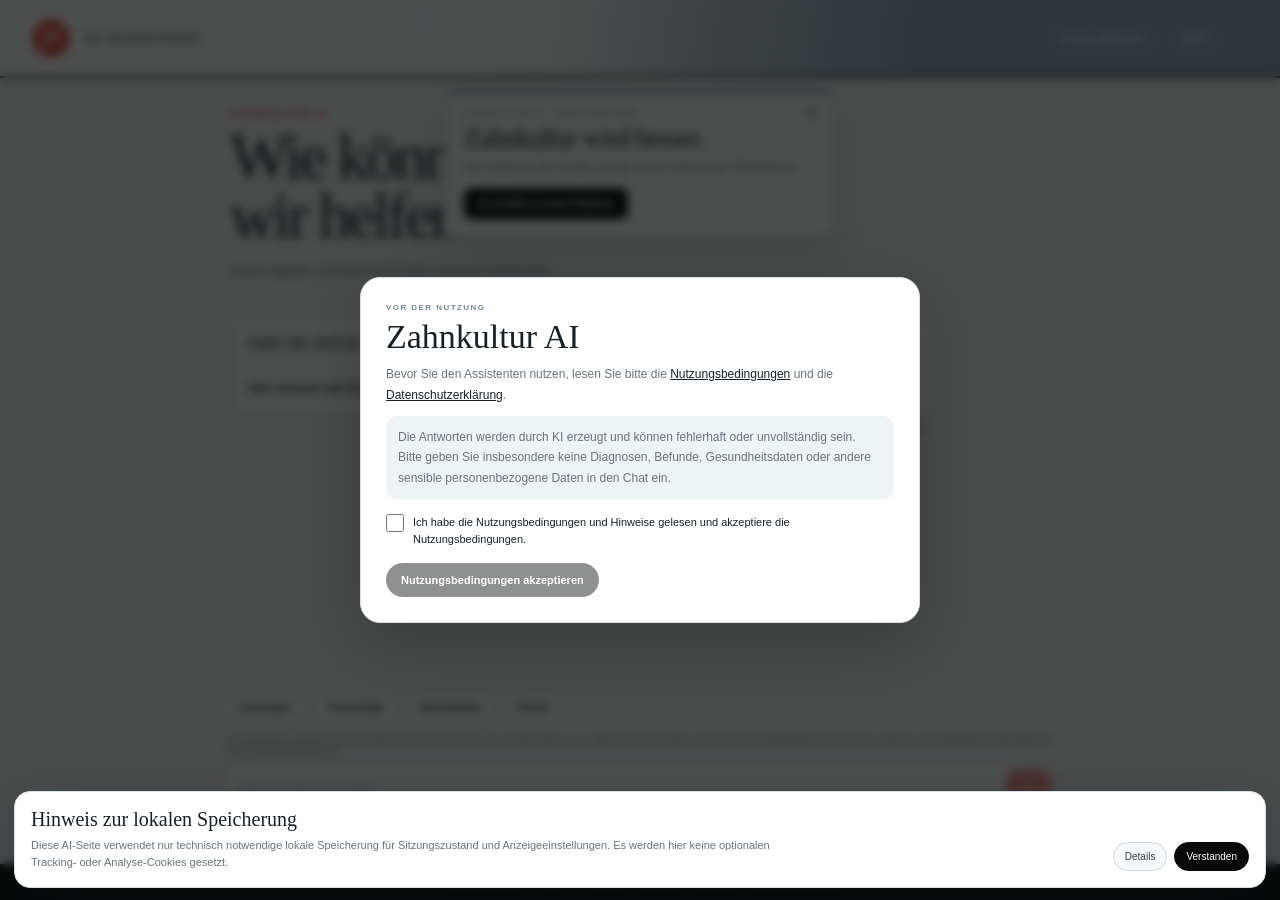
<file: index.html>
<!doctype html>
<html lang="de">
<head>
<meta charset="utf-8">
<meta name="viewport" content="width=device-width,initial-scale=1,viewport-fit=cover">
<meta name="theme-color" content="#91a7b9">
<meta name="description" content="Zahnkultur AI – digitaler Informationsassistent.">
<title>Zahnkultur AI 2.9</title>
<link rel="stylesheet" href="style.css?v=2.9">
<link rel="icon" href="favicon.ico" sizes="any">
<link rel="icon" type="image/png" sizes="32x32" href="favicon-32x32.png">
<link rel="icon" type="image/png" sizes="16x16" href="favicon-16x16.png">
<link rel="apple-touch-icon" href="apple-touch-icon.png">
<link rel="manifest" href="site.webmanifest">
</head>
<body>
<div class="app-shell">
<header class="app-header">
  <a class="brand" href="index.html" aria-label="Zahnkultur AI Startseite">
    <img class="brand-logo" src="apple-touch-icon.png" alt="Zahnkultur Logo">
    <span class="brand-copy"><strong>AI ASSISTENT</strong></span>
  </a>
  <div class="header-actions">
    <a class="website-btn" href="https://www.zahnkultur-kraus.de/" target="_blank" rel="noopener">Praxis-Website</a>
    <button id="infoBtn" class="info-btn" type="button" aria-label="Credits und neue Features öffnen">INFO</button>
    <span class="version">2.9</span>
  </div>
</header>

<div id="newsPopup" class="news-popup" role="dialog" aria-modal="true" aria-labelledby="newsTitle" aria-describedby="newsText">
  <button id="closeNews" class="news-close" type="button" aria-label="Popup schließen">×</button>
  <div class="news-kicker">ZAHNKULTUR AI · NEUE FEATURES</div>
  <h2 id="newsTitle">Zahnkultur wird besser.</h2>
  <p id="newsText">Hier findest du die Credits und die neuen Features der Zahnkultur AI.</p>
  <div class="popup-actions"><a class="popup-cta" href="features.html">Zu Credits & neuen Features</a></div>
</div>

<main class="chat-app">
  <section class="chat-welcome">
    <div class="eyebrow">ZAHNKULTUR AI</div>
    <h1>Wie können<br>wir helfen?</h1>
    <p>Unser digitaler Assistent für Fragen rund um Zahnkultur.</p>
  </section>

  <section id="chatMessages" class="chat-messages" aria-live="polite"></section>

  <div class="chat-tools" aria-label="Schnellfragen">
    <button data-q="Welche Leistungen bietet Zahnkultur an?">Leistungen</button>
    <button data-q="Welche Technologien verwendet die Praxis?">Technologie</button>
    <button data-q="Wie sind die Sprechzeiten?">Sprechzeiten</button>
    <button data-q="Wie kann ich einen Termin vereinbaren?">Termin</button>
  </div>

  <div class="notice">KI-Transparenz: Sie kommunizieren direkt mit einem KI-System. Der Assistent dient nur zur allgemeinen Information und ersetzt keine zahnärztliche Untersuchung, Diagnose oder Behandlung. Bitte geben Sie keine Gesundheitsdaten ein.</div>
<div id="termsGate" class="terms-gate" role="dialog" aria-modal="true" aria-labelledby="termsTitle">
  <div class="terms-card">
    <div class="section-label">VOR DER NUTZUNG</div>
    <h2 id="termsTitle">Zahnkultur AI</h2>
    <p>Bevor Sie den Assistenten nutzen, lesen Sie bitte die <a href="nutzungsbedingungen.html" target="_blank" rel="noopener">Nutzungsbedingungen</a> und die <a href="datenschutz.html" target="_blank" rel="noopener">Datenschutzerklärung</a>.</p>
    <p class="terms-note">Die Antworten werden durch KI erzeugt und können fehlerhaft oder unvollständig sein. Bitte geben Sie insbesondere keine Diagnosen, Befunde, Gesundheitsdaten oder andere sensible personenbezogene Daten in den Chat ein.</p>
    <label class="terms-check"><input id="termsCheckbox" type="checkbox"> <span>Ich habe die Nutzungsbedingungen und Hinweise gelesen und akzeptiere die Nutzungsbedingungen.</span></label>
    <button id="termsAccept" class="primary-action" type="button" disabled>Nutzungsbedingungen akzeptieren</button>
  </div>
</div>

  <form id="chat" class="composer">
    <input id="input" autocomplete="off" placeholder="Nachricht schreiben …" required>
    <button id="sendBtn" type="submit" aria-label="Nachricht senden">↑</button>
  </form>

  <div class="diagnostics" aria-label="Systemstatus">
    <span id="status">Bereit</span>
    <button id="pingBtn" type="button">PING</button>
    <button id="aiTestBtn" type="button">AI-TEST</button><button id="updateBtn" type="button">AKTUALISIEREN</button>
  </div>
</main>

<footer><div class="footer-line"><a class="copyright-admin-link" href="admin.html" aria-label="Interner Bereich">© 2026 Zahnkultur AI</a> · <span>Version 2.9</span> · <a href="features.html">Features</a> · <a href="impressum.html">Impressum</a> · <a href="datenschutz.html">Datenschutz</a> · <a href="nutzungsbedingungen.html">Nutzungsbedingungen</a></div></footer>
</div>

<div id="cookieBanner" class="cookie-banner">
  <div>
    <strong>Hinweis zur lokalen Speicherung</strong>
    <p>Diese AI-Seite verwendet nur technisch notwendige lokale Speicherung für Sitzungszustand und Anzeigeeinstellungen. Es werden hier keine optionalen Tracking- oder Analyse-Cookies gesetzt.</p>
    <div id="cookieDetails" class="cookie-details">Details finden Sie in der <a href="datenschutz.html">Datenschutzerklärung</a>.</div>
  </div>
  <div class="cookie-actions">
    <button id="cookieSettings" type="button">Details</button>
    <button id="cookieAccept" type="button">Verstanden</button>
  </div>
</div>
<script src="app.js?v=2.9"></script>
<script src="cookie.js?v=2.9"></script>
</body>
</html>
</file>
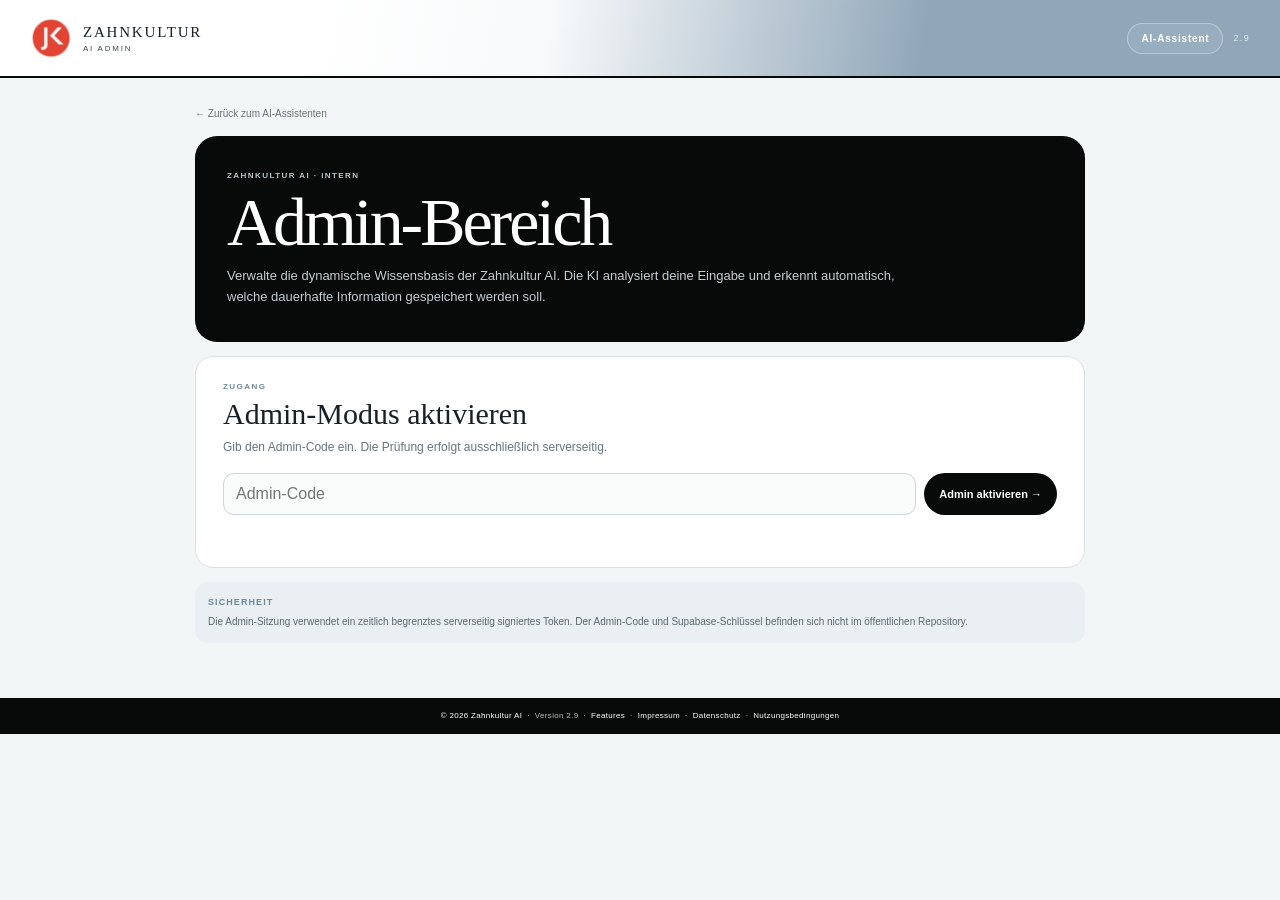
<file: admin.html>
<!doctype html>
<html lang="de">
<head>
<meta charset="utf-8">
<meta name="viewport" content="width=device-width,initial-scale=1,viewport-fit=cover">
<meta name="theme-color" content="#91a7b9">
<meta name="robots" content="noindex,nofollow">
<title>Zahnkultur AI · Admin 2.9</title>
<link rel="stylesheet" href="style.css?v=2.9">
<link rel="icon" href="favicon.ico" sizes="any">
<link rel="icon" type="image/png" sizes="32x32" href="favicon-32x32.png">
<link rel="icon" type="image/png" sizes="16x16" href="favicon-16x16.png">
<link rel="apple-touch-icon" href="apple-touch-icon.png">
<link rel="manifest" href="site.webmanifest">
</head>
<body>
<div class="subpage admin-page">
<header class="app-header">
  <a class="brand" href="index.html" aria-label="Zurück zur Zahnkultur AI"><img class="brand-logo" src="apple-touch-icon.png" alt="Zahnkultur Logo"><span class="brand-copy"><strong>ZAHNKULTUR</strong><small>AI ADMIN</small></span></a>
  <div class="header-actions"><a class="website-btn" href="index.html">AI-Assistent</a><span class="version">2.9</span></div>
</header>
<main class="admin-main">
  <a class="back" href="index.html">← Zurück zum AI-Assistenten</a>
  <section class="admin-hero">
    <div class="feature-kicker">ZAHNKULTUR AI · INTERN</div>
    <h1>Admin-Bereich</h1>
    <p>Verwalte die dynamische Wissensbasis der Zahnkultur AI. Die KI analysiert deine Eingabe und erkennt automatisch, welche dauerhafte Information gespeichert werden soll.</p>
  </section>

  <section id="adminLogin" class="admin-card">
    <div class="section-label">ZUGANG</div>
    <h2>Admin-Modus aktivieren</h2>
    <p>Gib den Admin-Code ein. Die Prüfung erfolgt ausschließlich serverseitig.</p>
    <form id="adminLoginForm" class="admin-form">
      <input id="adminCode" type="password" autocomplete="current-password" placeholder="Admin-Code" required>
      <button class="primary-action admin-button" type="submit">Admin aktivieren →</button>
    </form>
    <div id="adminLoginStatus" class="admin-status" aria-live="polite"></div>
  </section>

  <section id="adminPanel" class="admin-card" hidden>
    <div class="admin-panel-head">
      <div><div class="section-label">AKTIV</div><h2>Wissensbasis</h2></div>
      <div class="admin-head-actions"><button id="updateBtn" class="secondary-action admin-small-button" type="button">Aktualisieren</button><button id="logoutBtn" class="secondary-action admin-small-button" type="button">Abmelden</button></div>
    </div>
    <div class="admin-actions">
      <button data-command="Alle anzeigen" type="button">Alle anzeigen</button>
      <button data-command="Speichern: " data-focus="commandInput" type="button">Speichern</button>
      <button data-command="Suchen: " data-focus="commandInput" type="button">Suchen</button>
      <button data-command="Löschen: " data-focus="commandInput" type="button">Löschen</button>
    </div>
    <form id="commandForm" class="admin-form">
      <input id="commandInput" autocomplete="off" placeholder="z. B. Merke dir, dass die Praxis samstags Termine anbietet">
      <button class="primary-action admin-button" type="submit">Ausführen →</button>
    </form>
    <div id="adminStatus" class="admin-status" aria-live="polite">Admin-Modus ist aktiv.</div>
    <pre id="adminOutput" class="admin-output" aria-live="polite">Noch keine Aktion ausgeführt.</pre>
  </section>

  <section class="admin-info">
    <strong>Sicherheit</strong>
    <span>Die Admin-Sitzung verwendet ein zeitlich begrenztes serverseitig signiertes Token. Der Admin-Code und Supabase-Schlüssel befinden sich nicht im öffentlichen Repository.</span>
  </section>
</main>
<footer><div class="footer-line"><a class="copyright-admin-link" href="admin.html" aria-label="Interner Bereich">© 2026 Zahnkultur AI</a> · <span>Version 2.9</span> · <a href="features.html">Features</a> · <a href="impressum.html">Impressum</a> · <a href="datenschutz.html">Datenschutz</a> · <a href="nutzungsbedingungen.html">Nutzungsbedingungen</a></div></footer>
</div>
<script>
const ENDPOINT="https://eopvkwhcgznvubesaszv.supabase.co/functions/v1/zahnkultur-ai";
const updateBtn=document.getElementById("updateBtn");
const login=document.getElementById("adminLogin"),panel=document.getElementById("adminPanel"),code=document.getElementById("adminCode"),loginForm=document.getElementById("adminLoginForm"),loginStatus=document.getElementById("adminLoginStatus"),commandForm=document.getElementById("commandForm"),commandInput=document.getElementById("commandInput"),output=document.getElementById("adminOutput"),adminStatus=document.getElementById("adminStatus"),logout=document.getElementById("logoutBtn");
let token=sessionStorage.getItem("zahnkultur_admin_token")||"";
function showPanel(){login.hidden=true;panel.hidden=false;commandInput.focus()}
function showLogin(){login.hidden=false;panel.hidden=true;code.value="";token="";sessionStorage.removeItem("zahnkultur_admin_token")}
async function call(message){
 const r=await fetch(ENDPOINT,{method:"POST",headers:{"Content-Type":"application/json"},body:JSON.stringify({message,adminToken:token})});
 const d=await r.json().catch(()=>({}));
 if(!r.ok)throw Error(d.error||"Serverfehler");
 if(d.adminToken){token=d.adminToken;sessionStorage.setItem("zahnkultur_admin_token",token);return d}
 return d;
}
loginForm.addEventListener("submit",async e=>{
 e.preventDefault();loginStatus.textContent="Prüfe Zugang …";
 try{const d=await call(code.value.trim());if(!d.adminToken)throw Error("Admin-Zugang abgelehnt.");showPanel();loginStatus.textContent=""}
 catch(err){sessionStorage.removeItem("zahnkultur_admin_token");token="";loginStatus.textContent="Admin-Code ist nicht korrekt oder der Server ist nicht erreichbar."}
});
commandForm.addEventListener("submit",async e=>{
 e.preventDefault();const command=commandInput.value.trim();if(!command)return;
 adminStatus.textContent="Wird ausgeführt …";
 try{const d=await call(command);if(d.adminToken){output.textContent=d.reply||"Admin-Modus aktiviert."}else{output.textContent=d.reply||d.error||"Keine Antwort erhalten."}adminStatus.textContent="Bereit";commandInput.value="";commandInput.focus()}
 catch(err){adminStatus.textContent="Fehler";output.textContent=err.message||"Die Aktion konnte nicht ausgeführt werden."}
});
document.querySelectorAll("[data-command]").forEach(b=>b.addEventListener("click",()=>{
 const prefix=b.dataset.command; if(prefix==="Alle anzeigen"){commandInput.value=prefix;commandForm.requestSubmit()}else{commandInput.value=prefix;commandInput.focus();commandInput.setSelectionRange(commandInput.value.length,commandInput.value.length)}
}));
logout.addEventListener("click",()=>{showLogin();loginStatus.textContent="Abgemeldet."});
updateBtn?.addEventListener("click",()=>{location.replace(location.pathname+"?v=2.9&cache="+Date.now())});
if(token)showPanel();
</script>
</body>
</html>
</file>
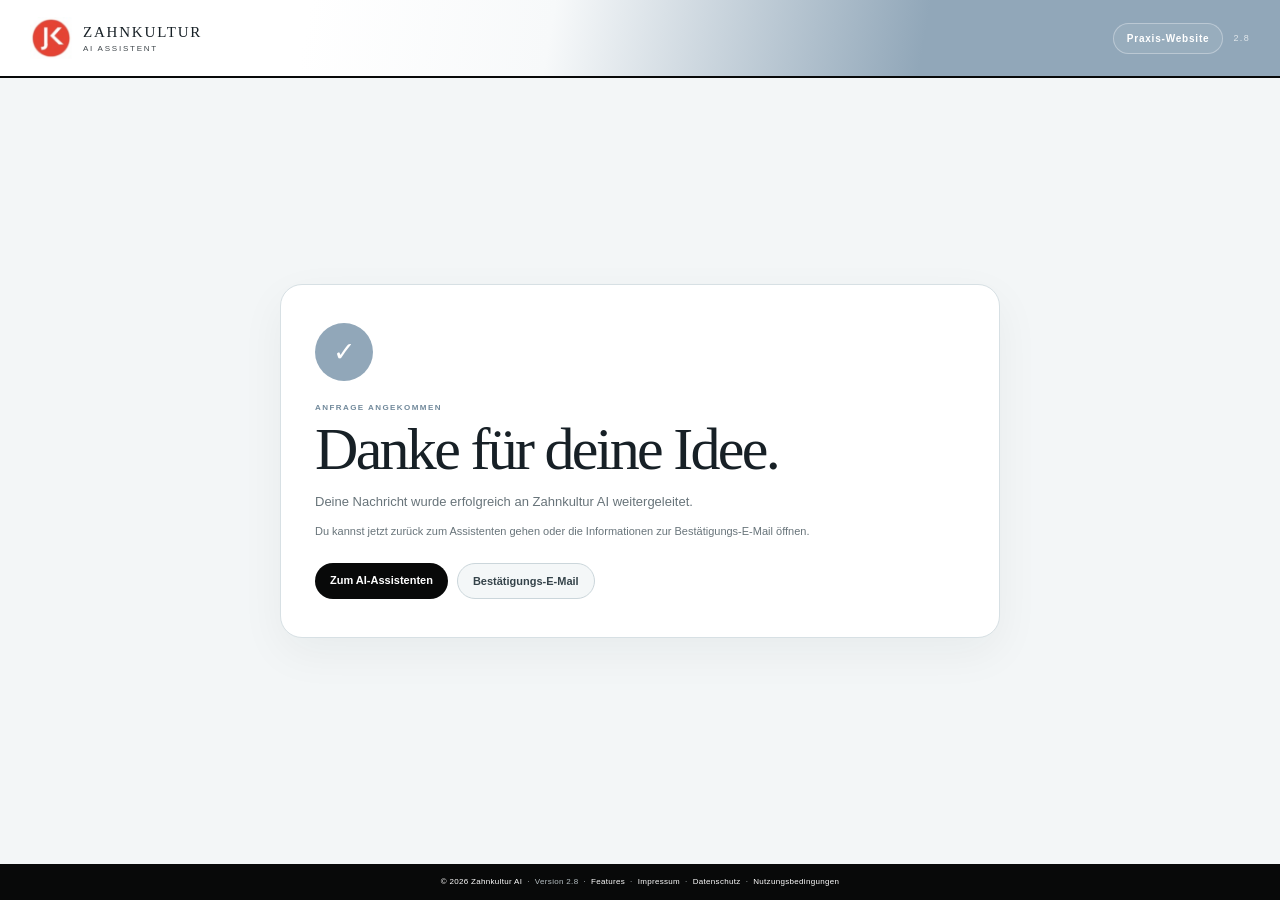
<file: danke.html>
<!doctype html>
<html lang="de">
<head>
<meta charset="utf-8">
<meta name="viewport" content="width=device-width,initial-scale=1,viewport-fit=cover">
<meta name="theme-color" content="#91a7b9">
<meta name="description" content="Danke für deine Idee für die Zahnkultur AI.">
<title>Danke · Zahnkultur AI 2.8</title>
<link rel="stylesheet" href="style.css?v=2.8">
<link rel="icon" href="favicon.ico" sizes="any">
<link rel="icon" type="image/png" sizes="32x32" href="favicon-32x32.png">
<link rel="icon" type="image/png" sizes="16x16" href="favicon-16x16.png">
<link rel="apple-touch-icon" href="apple-touch-icon.png">
<link rel="manifest" href="site.webmanifest">
</head>
<body>
<div class="subpage">
<header class="app-header">
  <a class="brand" href="index.html" aria-label="Zurück zur Zahnkultur AI"><img class="brand-logo" src="apple-touch-icon.png" alt="Zahnkultur Logo"><span class="brand-copy"><strong>ZAHNKULTUR</strong><small>AI ASSISTENT</small></span></a>
  <div class="header-actions"><a class="website-btn" href="https://www.zahnkultur-kraus.de/" target="_blank" rel="noopener">Praxis-Website</a><span class="version">2.8</span></div>
</header>
<main class="confirmation-main">
  <div class="confirmation-card">
    <div class="confirmation-mark">✓</div>
    <div class="section-label">ANFRAGE ANGEKOMMEN</div>
    <h1>Danke für deine Idee.</h1>
    <p>Deine Nachricht wurde erfolgreich an Zahnkultur AI weitergeleitet.</p>
    <p class="confirmation-muted">Du kannst jetzt zurück zum Assistenten gehen oder die Informationen zur Bestätigungs-E-Mail öffnen.</p>
    <div class="confirmation-actions">
      <a class="primary-action" href="index.html">Zum AI-Assistenten</a>
      <a class="secondary-action" href="email-bestaetigung.html">Bestätigungs-E-Mail</a>
    </div>
  </div>
</main>
<footer><div class="footer-line"><a class="copyright-admin-link" href="admin.html" aria-label="Interner Bereich">© 2026 Zahnkultur AI</a> · <span>Version 2.8</span> · <a href="features.html">Features</a> · <a href="impressum.html">Impressum</a> · <a href="datenschutz.html">Datenschutz</a> · <a href="nutzungsbedingungen.html">Nutzungsbedingungen</a></div></footer>
</div>
<script src="cookie.js?v=2.8"></script>
</body>
</html>
</file>
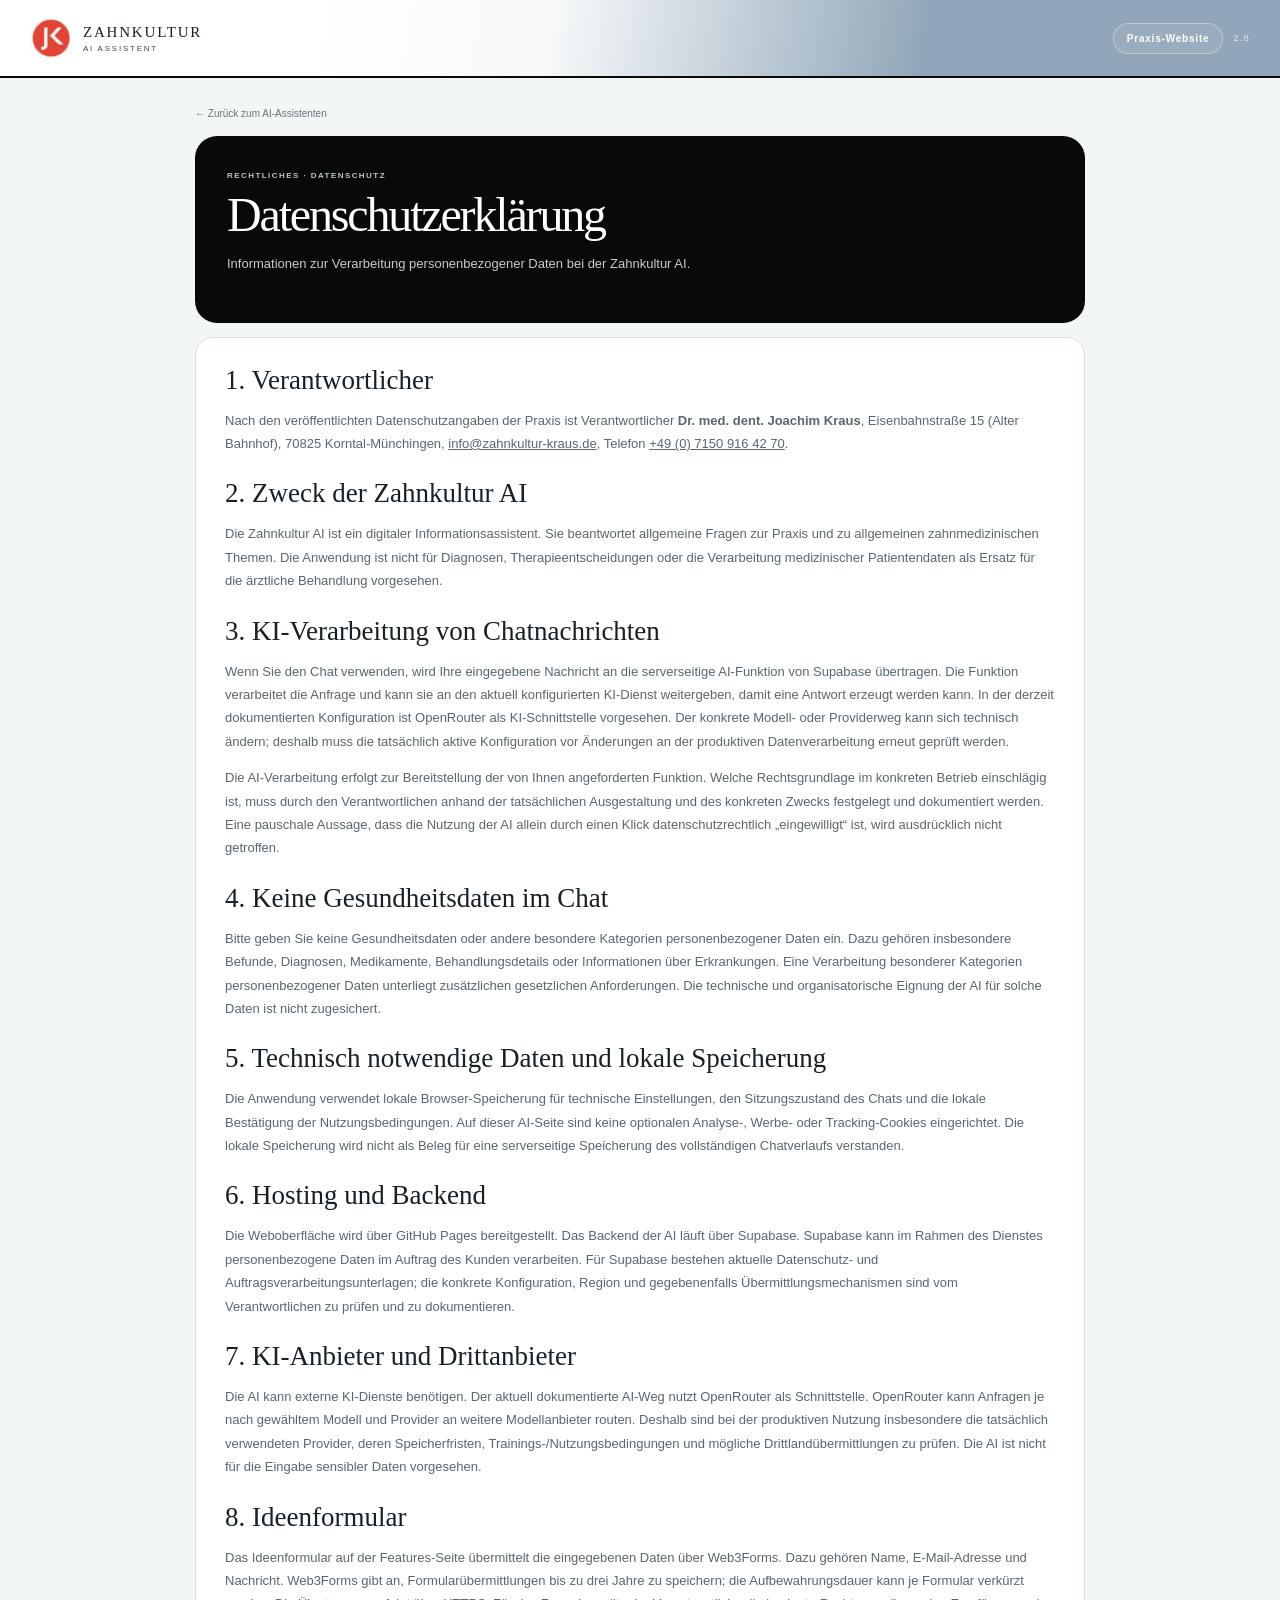
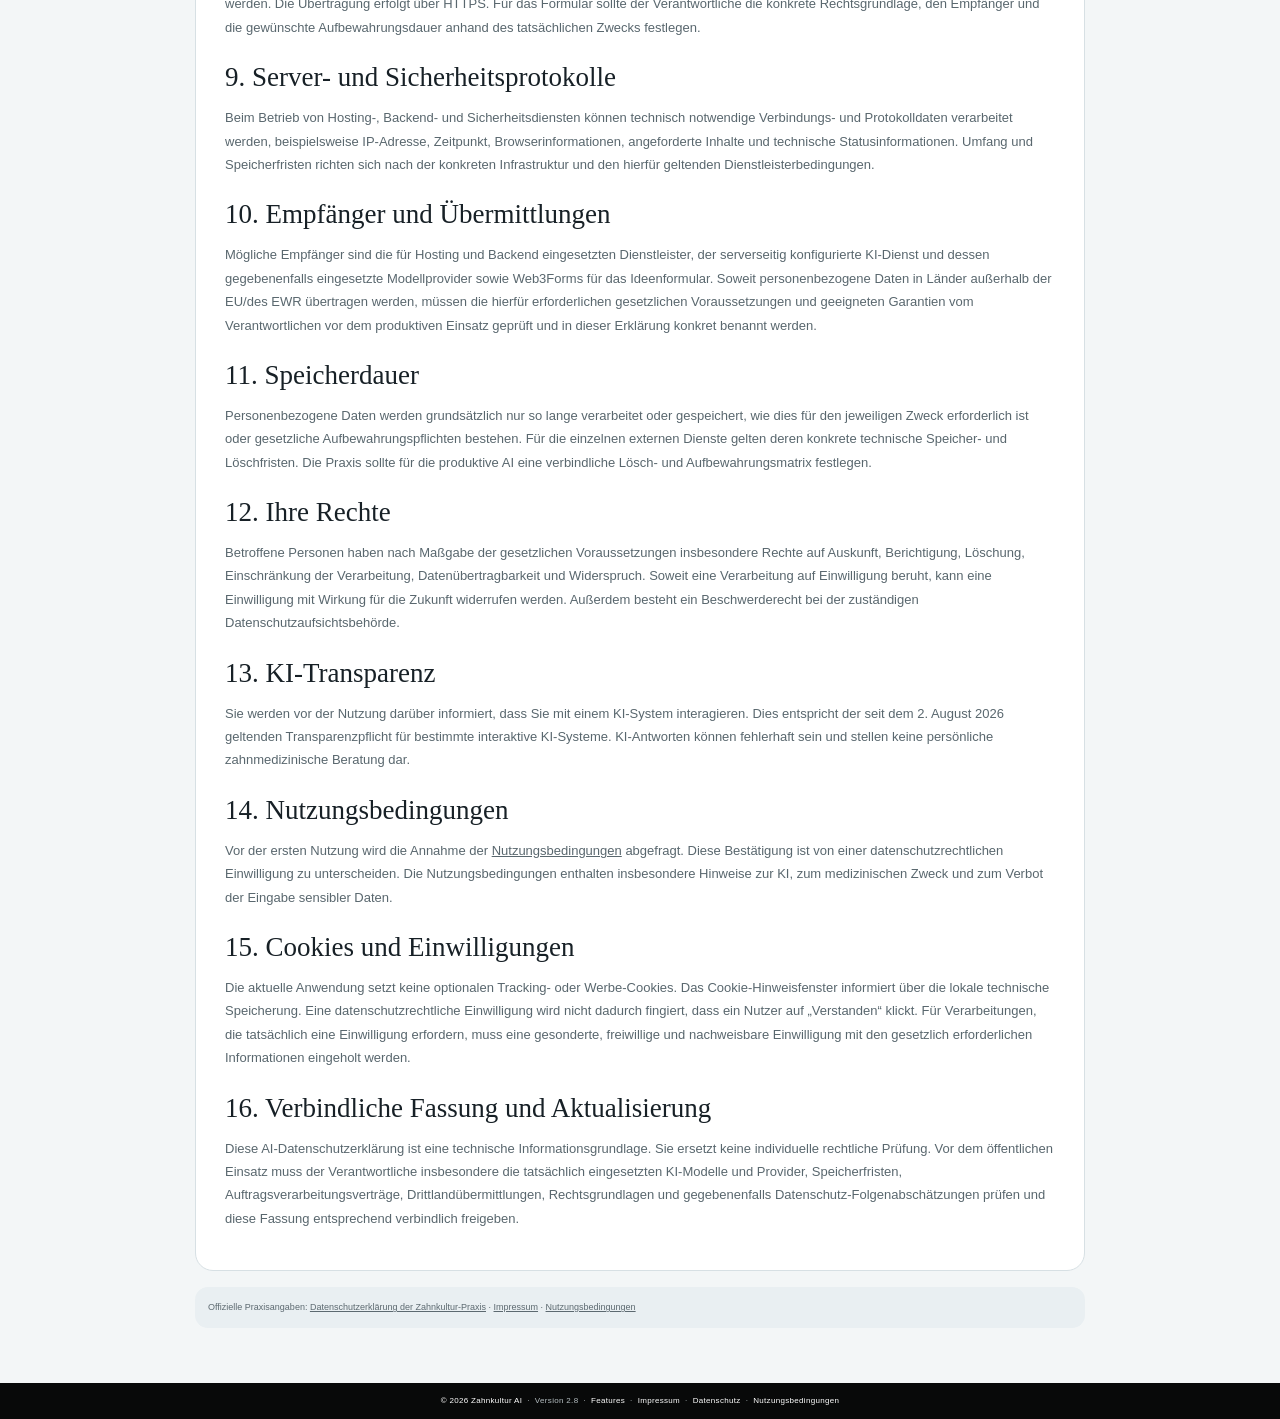
<file: datenschutz.html>
<!doctype html>
<html lang="de">
<head>
<meta charset="utf-8">
<meta name="viewport" content="width=device-width,initial-scale=1,viewport-fit=cover">
<meta name="theme-color" content="#91a7b9">
<meta name="description" content="Datenschutzerklärung der Zahnkultur AI.">
<title>Zahnkultur AI · Datenschutzerklärung 2.8</title>
<link rel="stylesheet" href="style.css?v=2.8">
<link rel="icon" href="favicon.ico" sizes="any"><link rel="icon" type="image/png" sizes="32x32" href="favicon-32x32.png"><link rel="icon" type="image/png" sizes="16x16" href="favicon-16x16.png"><link rel="apple-touch-icon" href="apple-touch-icon.png"><link rel="manifest" href="site.webmanifest">
</head>
<body><div class="legal-page"><div class="subpage">
<header class="app-header"><a class="brand" href="index.html" aria-label="Zurück zur Zahnkultur AI"><img class="brand-logo" src="apple-touch-icon.png" alt="Zahnkultur Logo"><span class="brand-copy"><strong>ZAHNKULTUR</strong><small>AI ASSISTENT</small></span></a><div class="header-actions"><a class="website-btn" href="https://www.zahnkultur-kraus.de/" target="_blank" rel="noopener">Praxis-Website</a><span class="version">2.8</span></div></header>
<main class="legal-main">
<a class="back" href="index.html">← Zurück zum AI-Assistenten</a>
<section class="legal-hero"><div class="feature-kicker">RECHTLICHES · DATENSCHUTZ</div><h1>Datenschutzerklärung</h1><p>Informationen zur Verarbeitung personenbezogener Daten bei der Zahnkultur AI.</p></section>
<article class="legal-content">
<h2>1. Verantwortlicher</h2>
<p>Nach den veröffentlichten Datenschutzangaben der Praxis ist Verantwortlicher <strong>Dr. med. dent. Joachim Kraus</strong>, Eisenbahnstraße 15 (Alter Bahnhof), 70825 Korntal-Münchingen, <a href="mailto:info@zahnkultur-kraus.de">info@zahnkultur-kraus.de</a>, Telefon <a href="tel:+4971509164270">+49 (0) 7150 916 42 70</a>.</p>
<h2>2. Zweck der Zahnkultur AI</h2>
<p>Die Zahnkultur AI ist ein digitaler Informationsassistent. Sie beantwortet allgemeine Fragen zur Praxis und zu allgemeinen zahnmedizinischen Themen. Die Anwendung ist nicht für Diagnosen, Therapieentscheidungen oder die Verarbeitung medizinischer Patientendaten als Ersatz für die ärztliche Behandlung vorgesehen.</p>
<h2>3. KI-Verarbeitung von Chatnachrichten</h2>
<p>Wenn Sie den Chat verwenden, wird Ihre eingegebene Nachricht an die serverseitige AI-Funktion von Supabase übertragen. Die Funktion verarbeitet die Anfrage und kann sie an den aktuell konfigurierten KI-Dienst weitergeben, damit eine Antwort erzeugt werden kann. In der derzeit dokumentierten Konfiguration ist OpenRouter als KI-Schnittstelle vorgesehen. Der konkrete Modell- oder Providerweg kann sich technisch ändern; deshalb muss die tatsächlich aktive Konfiguration vor Änderungen an der produktiven Datenverarbeitung erneut geprüft werden.</p>
<p>Die AI-Verarbeitung erfolgt zur Bereitstellung der von Ihnen angeforderten Funktion. Welche Rechtsgrundlage im konkreten Betrieb einschlägig ist, muss durch den Verantwortlichen anhand der tatsächlichen Ausgestaltung und des konkreten Zwecks festgelegt und dokumentiert werden. Eine pauschale Aussage, dass die Nutzung der AI allein durch einen Klick datenschutzrechtlich „eingewilligt“ ist, wird ausdrücklich nicht getroffen.</p>
<h2>4. Keine Gesundheitsdaten im Chat</h2>
<p>Bitte geben Sie keine Gesundheitsdaten oder andere besondere Kategorien personenbezogener Daten ein. Dazu gehören insbesondere Befunde, Diagnosen, Medikamente, Behandlungsdetails oder Informationen über Erkrankungen. Eine Verarbeitung besonderer Kategorien personenbezogener Daten unterliegt zusätzlichen gesetzlichen Anforderungen. Die technische und organisatorische Eignung der AI für solche Daten ist nicht zugesichert.</p>
<h2>5. Technisch notwendige Daten und lokale Speicherung</h2>
<p>Die Anwendung verwendet lokale Browser-Speicherung für technische Einstellungen, den Sitzungszustand des Chats und die lokale Bestätigung der Nutzungsbedingungen. Auf dieser AI-Seite sind keine optionalen Analyse-, Werbe- oder Tracking-Cookies eingerichtet. Die lokale Speicherung wird nicht als Beleg für eine serverseitige Speicherung des vollständigen Chatverlaufs verstanden.</p>
<h2>6. Hosting und Backend</h2>
<p>Die Weboberfläche wird über GitHub Pages bereitgestellt. Das Backend der AI läuft über Supabase. Supabase kann im Rahmen des Dienstes personenbezogene Daten im Auftrag des Kunden verarbeiten. Für Supabase bestehen aktuelle Datenschutz- und Auftragsverarbeitungsunterlagen; die konkrete Konfiguration, Region und gegebenenfalls Übermittlungsmechanismen sind vom Verantwortlichen zu prüfen und zu dokumentieren.</p>
<h2>7. KI-Anbieter und Drittanbieter</h2>
<p>Die AI kann externe KI-Dienste benötigen. Der aktuell dokumentierte AI-Weg nutzt OpenRouter als Schnittstelle. OpenRouter kann Anfragen je nach gewähltem Modell und Provider an weitere Modellanbieter routen. Deshalb sind bei der produktiven Nutzung insbesondere die tatsächlich verwendeten Provider, deren Speicherfristen, Trainings-/Nutzungsbedingungen und mögliche Drittlandübermittlungen zu prüfen. Die AI ist nicht für die Eingabe sensibler Daten vorgesehen.</p>
<h2>8. Ideenformular</h2>
<p>Das Ideenformular auf der Features-Seite übermittelt die eingegebenen Daten über Web3Forms. Dazu gehören Name, E-Mail-Adresse und Nachricht. Web3Forms gibt an, Formularübermittlungen bis zu drei Jahre zu speichern; die Aufbewahrungsdauer kann je Formular verkürzt werden. Die Übertragung erfolgt über HTTPS. Für das Formular sollte der Verantwortliche die konkrete Rechtsgrundlage, den Empfänger und die gewünschte Aufbewahrungsdauer anhand des tatsächlichen Zwecks festlegen.</p>
<h2>9. Server- und Sicherheitsprotokolle</h2>
<p>Beim Betrieb von Hosting-, Backend- und Sicherheitsdiensten können technisch notwendige Verbindungs- und Protokolldaten verarbeitet werden, beispielsweise IP-Adresse, Zeitpunkt, Browserinformationen, angeforderte Inhalte und technische Statusinformationen. Umfang und Speicherfristen richten sich nach der konkreten Infrastruktur und den hierfür geltenden Dienstleisterbedingungen.</p>
<h2>10. Empfänger und Übermittlungen</h2>
<p>Mögliche Empfänger sind die für Hosting und Backend eingesetzten Dienstleister, der serverseitig konfigurierte KI-Dienst und dessen gegebenenfalls eingesetzte Modellprovider sowie Web3Forms für das Ideenformular. Soweit personenbezogene Daten in Länder außerhalb der EU/des EWR übertragen werden, müssen die hierfür erforderlichen gesetzlichen Voraussetzungen und geeigneten Garantien vom Verantwortlichen vor dem produktiven Einsatz geprüft und in dieser Erklärung konkret benannt werden.</p>
<h2>11. Speicherdauer</h2>
<p>Personenbezogene Daten werden grundsätzlich nur so lange verarbeitet oder gespeichert, wie dies für den jeweiligen Zweck erforderlich ist oder gesetzliche Aufbewahrungspflichten bestehen. Für die einzelnen externen Dienste gelten deren konkrete technische Speicher- und Löschfristen. Die Praxis sollte für die produktive AI eine verbindliche Lösch- und Aufbewahrungsmatrix festlegen.</p>
<h2>12. Ihre Rechte</h2>
<p>Betroffene Personen haben nach Maßgabe der gesetzlichen Voraussetzungen insbesondere Rechte auf Auskunft, Berichtigung, Löschung, Einschränkung der Verarbeitung, Datenübertragbarkeit und Widerspruch. Soweit eine Verarbeitung auf Einwilligung beruht, kann eine Einwilligung mit Wirkung für die Zukunft widerrufen werden. Außerdem besteht ein Beschwerderecht bei der zuständigen Datenschutzaufsichtsbehörde.</p>
<h2>13. KI-Transparenz</h2>
<p>Sie werden vor der Nutzung darüber informiert, dass Sie mit einem KI-System interagieren. Dies entspricht der seit dem 2. August 2026 geltenden Transparenzpflicht für bestimmte interaktive KI-Systeme. KI-Antworten können fehlerhaft sein und stellen keine persönliche zahnmedizinische Beratung dar.</p>
<h2>14. Nutzungsbedingungen</h2>
<p>Vor der ersten Nutzung wird die Annahme der <a href="nutzungsbedingungen.html">Nutzungsbedingungen</a> abgefragt. Diese Bestätigung ist von einer datenschutzrechtlichen Einwilligung zu unterscheiden. Die Nutzungsbedingungen enthalten insbesondere Hinweise zur KI, zum medizinischen Zweck und zum Verbot der Eingabe sensibler Daten.</p>
<h2>15. Cookies und Einwilligungen</h2>
<p>Die aktuelle Anwendung setzt keine optionalen Tracking- oder Werbe-Cookies. Das Cookie-Hinweisfenster informiert über die lokale technische Speicherung. Eine datenschutzrechtliche Einwilligung wird nicht dadurch fingiert, dass ein Nutzer auf „Verstanden“ klickt. Für Verarbeitungen, die tatsächlich eine Einwilligung erfordern, muss eine gesonderte, freiwillige und nachweisbare Einwilligung mit den gesetzlich erforderlichen Informationen eingeholt werden.</p>
<h2>16. Verbindliche Fassung und Aktualisierung</h2>
<p>Diese AI-Datenschutzerklärung ist eine technische Informationsgrundlage. Sie ersetzt keine individuelle rechtliche Prüfung. Vor dem öffentlichen Einsatz muss der Verantwortliche insbesondere die tatsächlich eingesetzten KI-Modelle und Provider, Speicherfristen, Auftragsverarbeitungsverträge, Drittlandübermittlungen, Rechtsgrundlagen und gegebenenfalls Datenschutz-Folgenabschätzungen prüfen und diese Fassung entsprechend verbindlich freigeben.</p>
</article>
<div class="legal-source">Offizielle Praxisangaben: <a href="https://www.zahnkultur-kraus.de/datenschutzerklaerung-dr-joachim-kraus/" target="_blank" rel="noopener">Datenschutzerklärung der Zahnkultur-Praxis</a> · <a href="impressum.html">Impressum</a> · <a href="nutzungsbedingungen.html">Nutzungsbedingungen</a></div>
</main>
<footer><div class="footer-line"><a class="copyright-admin-link" href="admin.html" aria-label="Interner Bereich">© 2026 Zahnkultur AI</a> · <span>Version 2.8</span> · <a href="features.html">Features</a> · <a href="impressum.html">Impressum</a> · <a href="datenschutz.html">Datenschutz</a> · <a href="nutzungsbedingungen.html">Nutzungsbedingungen</a></div></footer>
</div></div>
<div id="cookieBanner" class="cookie-banner"><div><strong>Hinweis zur lokalen Speicherung</strong><p>Diese AI-Seite verwendet nur technisch notwendige lokale Speicherung für Sitzungszustand und Anzeigeeinstellungen. Es werden hier keine optionalen Tracking- oder Analyse-Cookies gesetzt.</p><div id="cookieDetails" class="cookie-details">Details finden Sie in der <a href="datenschutz.html">Datenschutzerklärung</a>.</div></div><div class="cookie-actions"><button id="cookieSettings" type="button">Details</button><button id="cookieAccept" type="button">Verstanden</button></div></div>
<script src="cookie.js?v=2.8></script>
</body></html>
</file>
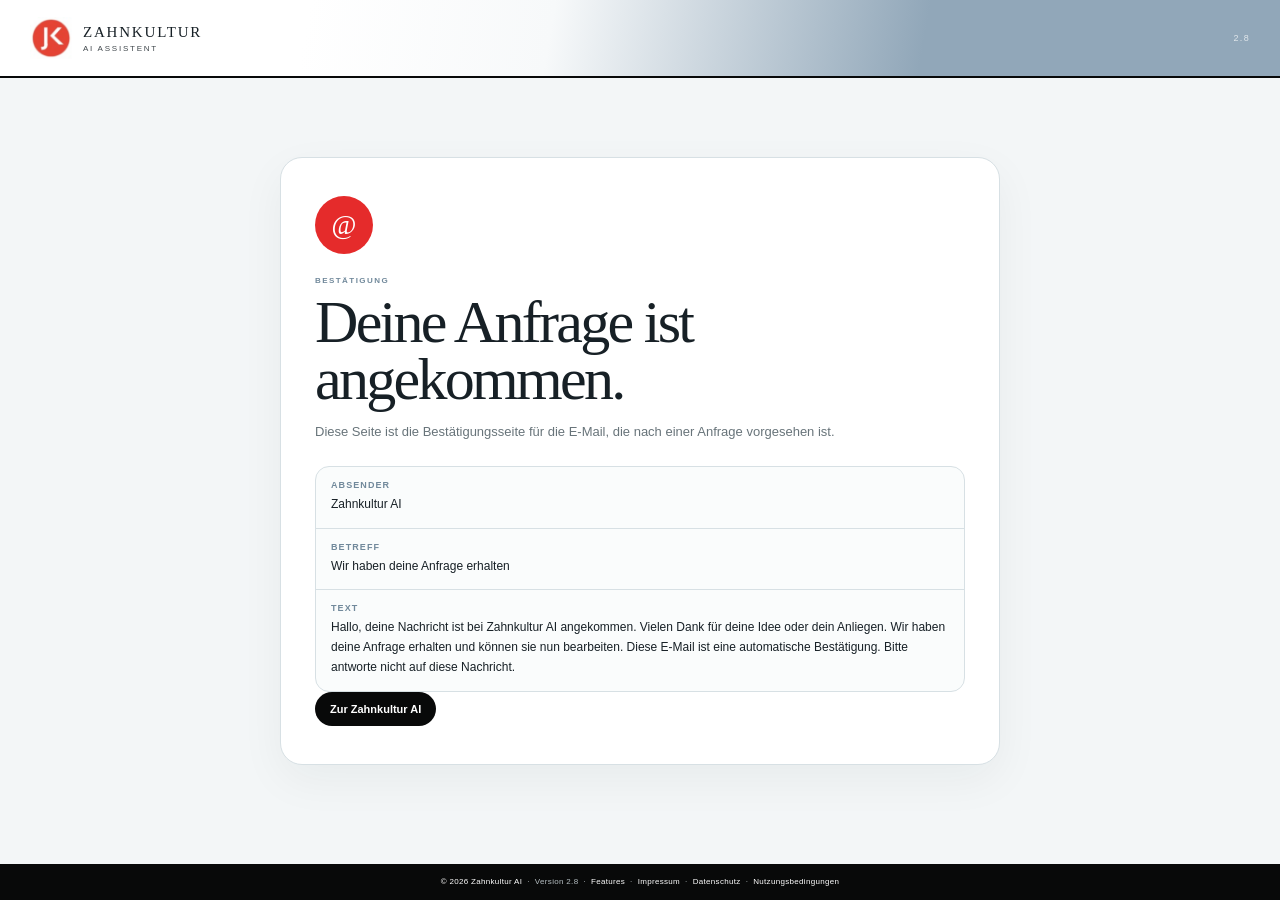
<file: email-bestaetigung.html>
<!doctype html>
<html lang="de">
<head>
<meta charset="utf-8">
<meta name="viewport" content="width=device-width,initial-scale=1,viewport-fit=cover">
<meta name="theme-color" content="#91a7b9">
<meta name="description" content="Bestätigung für eine Anfrage bei Zahnkultur AI.">
<title>E-Mail-Bestätigung · Zahnkultur AI 2.8</title>
<link rel="stylesheet" href="style.css?v=2.8">
<link rel="icon" href="favicon.ico" sizes="any">
<link rel="icon" type="image/png" sizes="32x32" href="favicon-32x32.png">
<link rel="icon" type="image/png" sizes="16x16" href="favicon-16x16.png">
<link rel="apple-touch-icon" href="apple-touch-icon.png">
<link rel="manifest" href="site.webmanifest">
</head>
<body>
<div class="subpage">
<header class="app-header">
  <a class="brand" href="index.html" aria-label="Zurück zur Zahnkultur AI"><img class="brand-logo" src="apple-touch-icon.png" alt="Zahnkultur Logo"><span class="brand-copy"><strong>ZAHNKULTUR</strong><small>AI ASSISTENT</small></span></a>
  <div class="header-actions"><span class="version">2.8</span></div>
</header>
<main class="confirmation-main">
  <div class="confirmation-card email-card">
    <div class="confirmation-mark">@</div>
    <div class="section-label">BESTÄTIGUNG</div>
    <h1>Deine Anfrage ist angekommen.</h1>
    <p>Diese Seite ist die Bestätigungsseite für die E-Mail, die nach einer Anfrage vorgesehen ist.</p>
    <div class="email-preview">
      <div><strong>Absender</strong><span>Zahnkultur AI</span></div>
      <div><strong>Betreff</strong><span>Wir haben deine Anfrage erhalten</span></div>
      <div><strong>Text</strong><span>Hallo, deine Nachricht ist bei Zahnkultur AI angekommen. Vielen Dank für deine Idee oder dein Anliegen. Wir haben deine Anfrage erhalten und können sie nun bearbeiten. Diese E-Mail ist eine automatische Bestätigung. Bitte antworte nicht auf diese Nachricht.</span></div>
    </div>
    <a class="primary-action" href="index.html">Zur Zahnkultur AI</a>
  </div>
</main>
<footer><div class="footer-line"><a class="copyright-admin-link" href="admin.html" aria-label="Interner Bereich">© 2026 Zahnkultur AI</a> · <span>Version 2.8</span> · <a href="features.html">Features</a> · <a href="impressum.html">Impressum</a> · <a href="datenschutz.html">Datenschutz</a> · <a href="nutzungsbedingungen.html">Nutzungsbedingungen</a></div></footer>
</div>
<script src="cookie.js?v=2.8"></script>
</body>
</html>
</file>
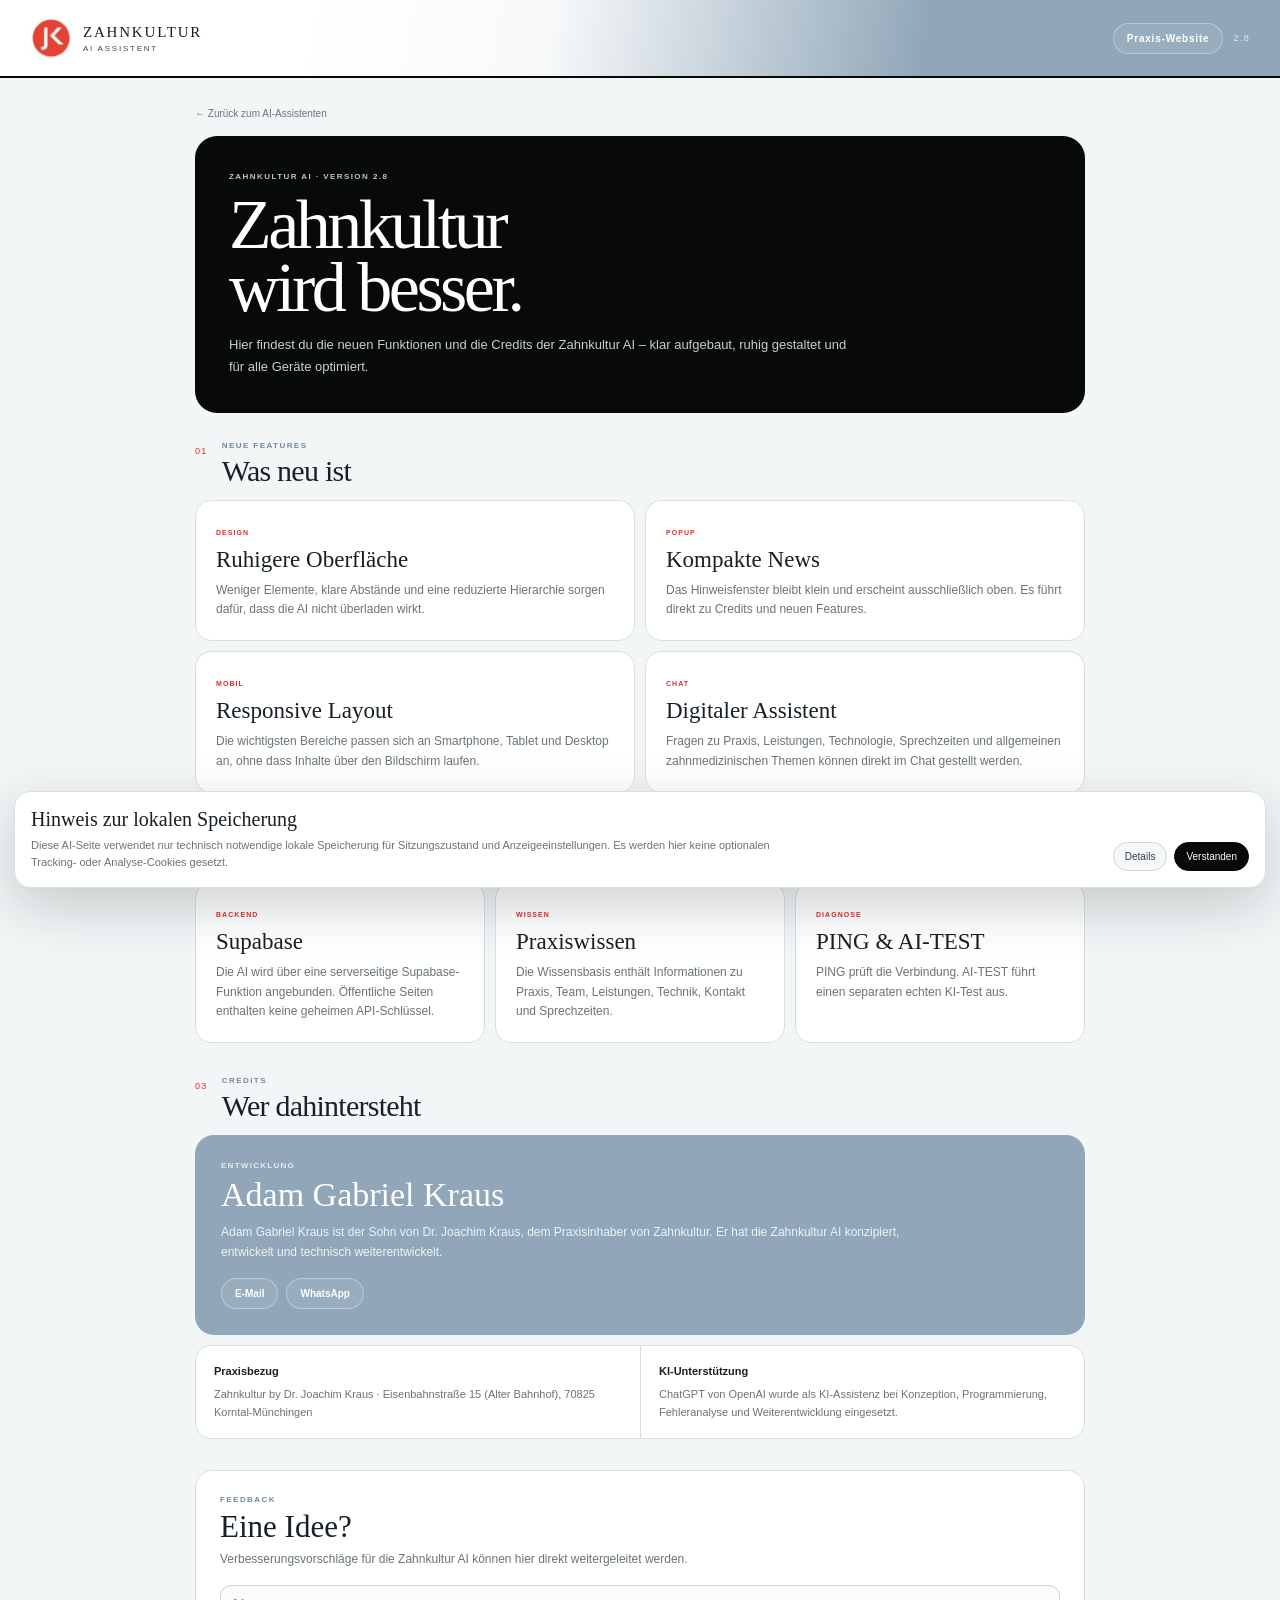
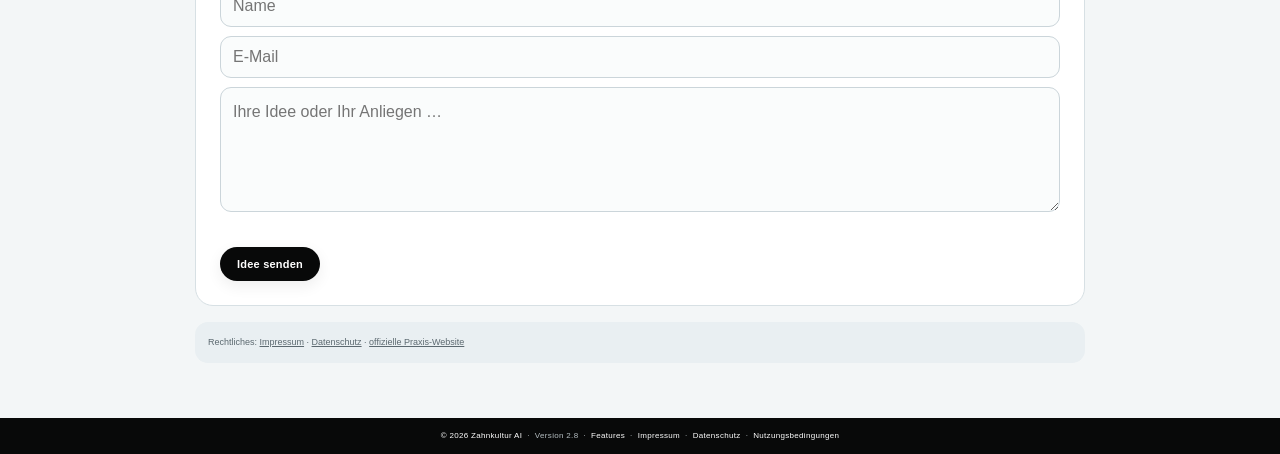
<file: features.html>
<!doctype html>
<html lang="de">
<head>
<meta charset="utf-8">
<meta name="viewport" content="width=device-width,initial-scale=1,viewport-fit=cover">
<meta name="theme-color" content="#91a7b9">
<meta name="description" content="Zahnkultur AI – neue Features und Credits.">
<title>Zahnkultur AI · Features & Credits 2.8</title>
<link rel="stylesheet" href="style.css?v=2.8">
<link rel="icon" href="favicon.ico" sizes="any">
<link rel="icon" type="image/png" sizes="32x32" href="favicon-32x32.png">
<link rel="icon" type="image/png" sizes="16x16" href="favicon-16x16.png">
<link rel="apple-touch-icon" href="apple-touch-icon.png">
<link rel="manifest" href="site.webmanifest">
</head>
<body>
<div class="subpage">
<header class="app-header">
  <a class="brand" href="index.html" aria-label="Zurück zur Zahnkultur AI">
    <img class="brand-logo" src="apple-touch-icon.png" alt="Zahnkultur Logo">
    <span class="brand-copy"><strong>ZAHNKULTUR</strong><small>AI ASSISTENT</small></span>
  </a>
  <div class="header-actions"><a class="website-btn" href="https://www.zahnkultur-kraus.de/" target="_blank" rel="noopener">Praxis-Website</a><span class="version">2.8</span></div>
</header>
<main class="features-main">
  <a class="back" href="index.html">← Zurück zum AI-Assistenten</a>
  <section class="feature-hero">
    <div class="feature-kicker">ZAHNKULTUR AI · VERSION 2.8</div>
    <h1>Zahnkultur<br>wird besser.</h1>
    <p>Hier findest du die neuen Funktionen und die Credits der Zahnkultur AI – klar aufgebaut, ruhig gestaltet und für alle Geräte optimiert.</p>
  </section>

  <section class="feature-section">
    <div class="section-heading"><span>01</span><div><div class="section-label">NEUE FEATURES</div><h2>Was neu ist</h2></div></div>
    <div class="feature-grid">
      <article class="feature-card"><span class="tag">DESIGN</span><h3>Ruhigere Oberfläche</h3><p>Weniger Elemente, klare Abstände und eine reduzierte Hierarchie sorgen dafür, dass die AI nicht überladen wirkt.</p></article>
      <article class="feature-card"><span class="tag">POPUP</span><h3>Kompakte News</h3><p>Das Hinweisfenster bleibt klein und erscheint ausschließlich oben. Es führt direkt zu Credits und neuen Features.</p></article>
      <article class="feature-card"><span class="tag">MOBIL</span><h3>Responsive Layout</h3><p>Die wichtigsten Bereiche passen sich an Smartphone, Tablet und Desktop an, ohne dass Inhalte über den Bildschirm laufen.</p></article>
      <article class="feature-card"><span class="tag">CHAT</span><h3>Digitaler Assistent</h3><p>Fragen zu Praxis, Leistungen, Technologie, Sprechzeiten und allgemeinen zahnmedizinischen Themen können direkt im Chat gestellt werden.</p></article>
    </div>
  </section>

  <section class="feature-section">
    <div class="section-heading"><span>02</span><div><div class="section-label">TECHNIK</div><h2>Im Hintergrund</h2></div></div>
    <div class="feature-grid feature-grid-three">
      <article class="feature-card"><span class="tag">BACKEND</span><h3>Supabase</h3><p>Die AI wird über eine serverseitige Supabase-Funktion angebunden. Öffentliche Seiten enthalten keine geheimen API-Schlüssel.</p></article>
      <article class="feature-card"><span class="tag">WISSEN</span><h3>Praxiswissen</h3><p>Die Wissensbasis enthält Informationen zu Praxis, Team, Leistungen, Technik, Kontakt und Sprechzeiten.</p></article>
      <article class="feature-card"><span class="tag">DIAGNOSE</span><h3>PING & AI-TEST</h3><p>PING prüft die Verbindung. AI-TEST führt einen separaten echten KI-Test aus.</p></article>
    </div>
  </section>

  <section class="feature-section credits-section">
    <div class="section-heading"><span>03</span><div><div class="section-label">CREDITS</div><h2>Wer dahintersteht</h2></div></div>
    <div class="credit-hero">
      <div class="credit-label">ENTWICKLUNG</div>
      <h2>Adam Gabriel Kraus</h2>
      <p>Adam Gabriel Kraus ist der Sohn von Dr. Joachim Kraus, dem Praxisinhaber von Zahnkultur. Er hat die Zahnkultur AI konzipiert, entwickelt und technisch weiterentwickelt.</p>
      <div class="contact-links"><a href="mailto:adam_kraus@icloud.com">E-Mail</a><a href="https://wa.me/491754081426" target="_blank" rel="noopener">WhatsApp</a></div>
    </div>
    <div class="credit-list">
      <div><strong>Praxisbezug</strong><span>Zahnkultur by Dr. Joachim Kraus · Eisenbahnstraße 15 (Alter Bahnhof), 70825 Korntal-Münchingen</span></div>
      <div><strong>KI-Unterstützung</strong><span>ChatGPT von OpenAI wurde als KI-Assistenz bei Konzeption, Programmierung, Fehleranalyse und Weiterentwicklung eingesetzt.</span></div>
    </div>
  </section>

  <section id="ideen" class="idea-section">
    <div class="section-label">FEEDBACK</div>
    <h2>Eine Idee?</h2>
    <p>Verbesserungsvorschläge für die Zahnkultur AI können hier direkt weitergeleitet werden.</p>
    <form id="ideaForm" class="idea-form">
      <input type="hidden" name="subject" value="Neue Idee für Zahnkultur AI">
      <input type="hidden" name="from_name" value="Zahnkultur AI">
      <input type="text" name="name" maxlength="120" placeholder="Name" autocomplete="name" required>
      <input type="email" name="email" maxlength="320" placeholder="E-Mail" autocomplete="email" required>
      <textarea id="ideaText" name="message" maxlength="6000" placeholder="Ihre Idee oder Ihr Anliegen …" required></textarea>
      <input type="checkbox" name="botcheck" tabindex="-1" autocomplete="off" style="display:none">
      <div id="ideaStatus" class="idea-status" aria-live="polite"></div>
      <button id="ideaSubmit" class="idea-submit" type="submit">Idee senden</button>
    </form>
  </section>

  <section class="legal-source">Rechtliches: <a href="impressum.html">Impressum</a> · <a href="datenschutz.html">Datenschutz</a> · <a href="https://www.zahnkultur-kraus.de/" target="_blank" rel="noopener">offizielle Praxis-Website</a></section>
</main>
<footer><div class="footer-line"><a class="copyright-admin-link" href="admin.html" aria-label="Interner Bereich">© 2026 Zahnkultur AI</a> · <span>Version 2.8</span> · <a href="features.html">Features</a> · <a href="impressum.html">Impressum</a> · <a href="datenschutz.html">Datenschutz</a> · <a href="nutzungsbedingungen.html">Nutzungsbedingungen</a></div></footer>
</div>
<div id="cookieBanner" class="cookie-banner"><div><strong>Hinweis zur lokalen Speicherung</strong><p>Diese AI-Seite verwendet nur technisch notwendige lokale Speicherung für Sitzungszustand und Anzeigeeinstellungen. Es werden hier keine optionalen Tracking- oder Analyse-Cookies gesetzt.</p><div id="cookieDetails" class="cookie-details">Details finden Sie in der <a href="datenschutz.html">Datenschutzerklärung</a>.</div></div><div class="cookie-actions"><button id="cookieSettings" type="button">Details</button><button id="cookieAccept" type="button">Verstanden</button></div></div>
<script src="cookie.js?v=2.8"></script>
<script>
const ideaForm=document.getElementById("ideaForm"),ideaStatus=document.getElementById("ideaStatus"),ideaSubmit=document.getElementById("ideaSubmit");
ideaForm.addEventListener("submit",async e=>{
  e.preventDefault();
  if(ideaSubmit.disabled)return;
  ideaSubmit.disabled=true;
  ideaStatus.textContent="Wird gesendet …";
  try{
    const formData=new FormData(ideaForm);
    const response=await fetch("https://eopvkwhcgznvubesaszv.supabase.co/functions/v1/zahnkultur-contact",{method:"POST",headers:{"Content-Type":"application/json","Accept":"application/json"},body:JSON.stringify({name:formData.get("name"),email:formData.get("email"),message:formData.get("message")})});
    const data=await response.json().catch(()=>({}));
    if(response.ok&&data.sent){
      ideaForm.reset();
      window.location.href="danke.html";
    }else{
      ideaStatus.textContent=data.message||"Die Idee konnte gerade nicht gesendet werden.";
    }
  }catch{
    ideaStatus.textContent="Keine Verbindung zum E-Mail-Dienst. Bitte später erneut versuchen.";
  }finally{
    ideaSubmit.disabled=false;
  }
});
</script>
</body>
</html>
</file>
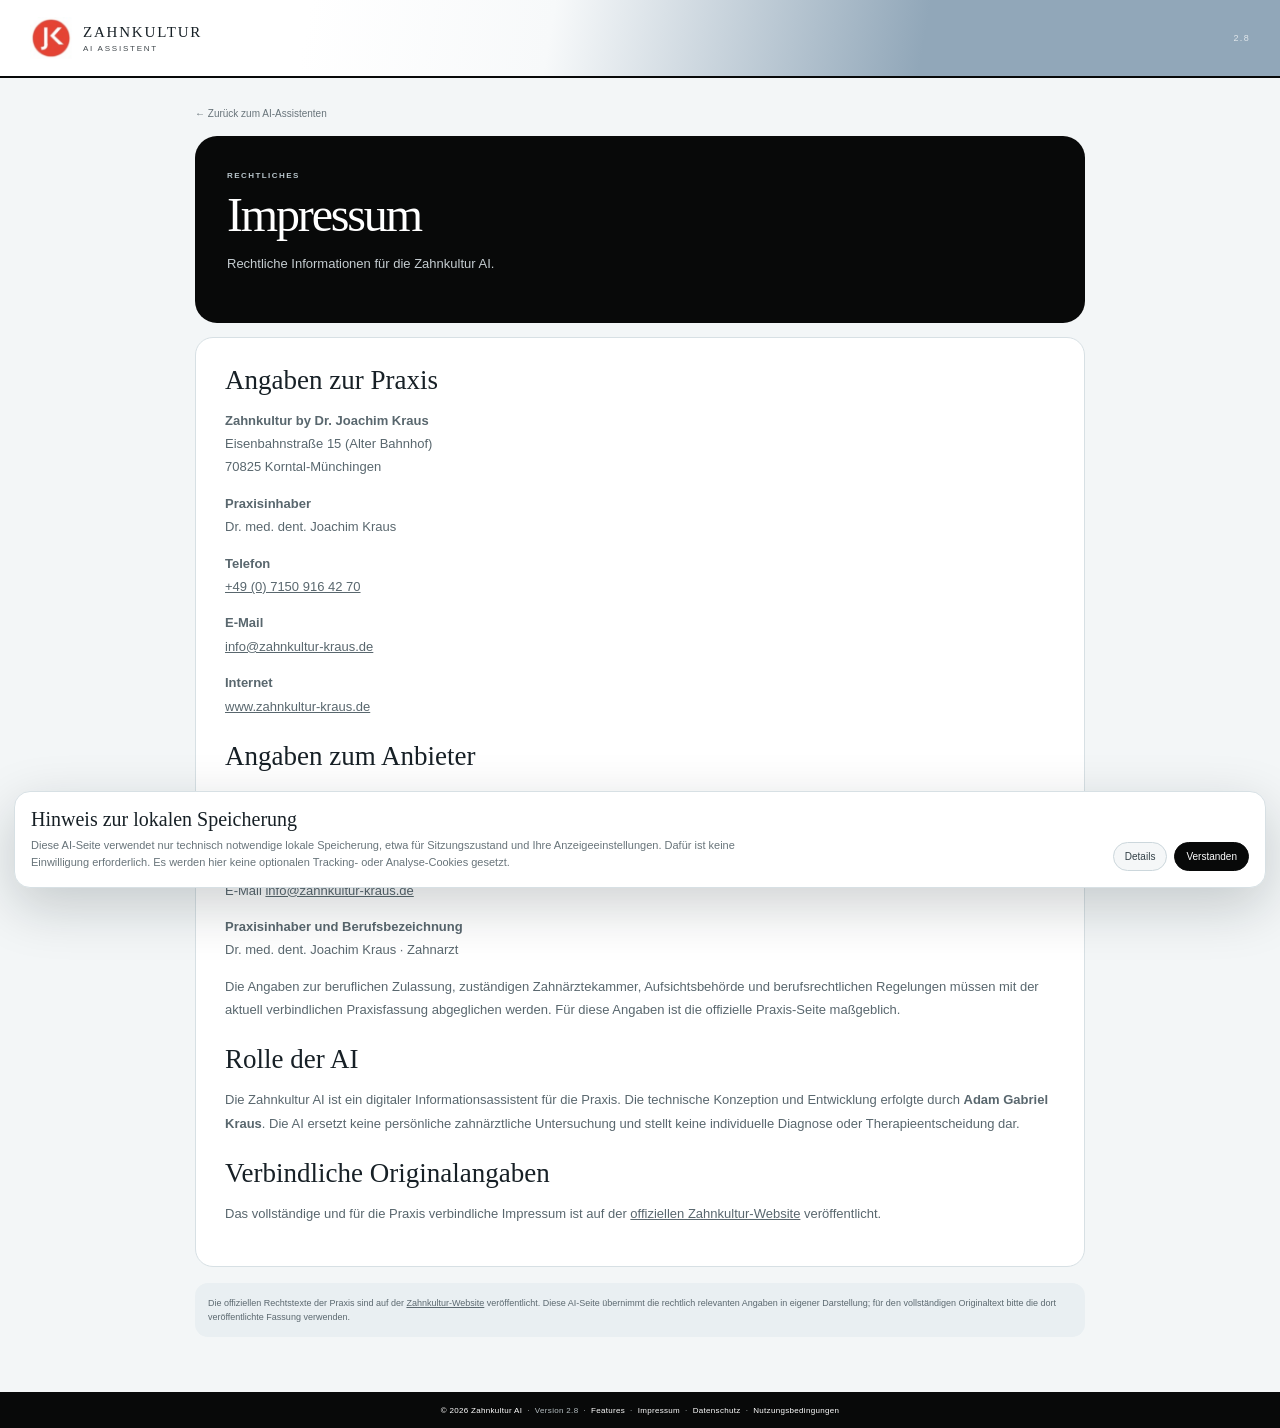
<file: impressum.html>
<!doctype html><html lang="de"><head><meta charset="utf-8"><meta name="viewport" content="width=device-width,initial-scale=1,viewport-fit=cover"><meta name="theme-color" content="#91a7b9"><meta name="description" content="Zahnkultur AI · Impressum"><title>Zahnkultur AI · Impressum</title><link rel="stylesheet" href="style.css?v=2.8">
<link rel="icon" href="favicon.ico" sizes="any">
<link rel="icon" type="image/png" sizes="32x32" href="favicon-32x32.png">
<link rel="icon" type="image/png" sizes="16x16" href="favicon-16x16.png">
<link rel="apple-touch-icon" href="apple-touch-icon.png">
<link rel="manifest" href="site.webmanifest"></head><body><div class="legal-page"><header class="app-header"><a class="brand" href="index.html" aria-label="Zurück zur Zahnkultur AI"><img class="brand-logo" src="apple-touch-icon.png" alt="Zahnkultur Logo"><span class="brand-copy"><strong>ZAHNKULTUR</strong><small>AI ASSISTENT</small></span></a><div></div><div class="version">2.8</div></header><main class="legal-main"><a class="back" href="index.html">← Zurück zum AI-Assistenten</a><section class="legal-hero"><div class="feature-kicker">RECHTLICHES</div><h1>Impressum</h1><p>Rechtliche Informationen für die Zahnkultur AI.</p></section><article class="legal-content"><h2>Angaben zur Praxis</h2><p><strong>Zahnkultur by Dr. Joachim Kraus</strong><br>Eisenbahnstraße 15 (Alter Bahnhof)<br>70825 Korntal-Münchingen</p><p><strong>Praxisinhaber</strong><br>Dr. med. dent. Joachim Kraus</p><p><strong>Telefon</strong><br><a href="tel:+4971509164270">+49 (0) 7150 916 42 70</a></p><p><strong>E-Mail</strong><br><a href="mailto:info@zahnkultur-kraus.de">info@zahnkultur-kraus.de</a></p><p><strong>Internet</strong><br><a href="https://www.zahnkultur-kraus.de/" target="_blank" rel="noopener">www.zahnkultur-kraus.de</a></p><h2>Angaben zum Anbieter</h2><p><strong>Zahnkultur by Dr. Joachim Kraus</strong><br>Eisenbahnstraße 15 (Alter Bahnhof)<br>70825 Korntal-Münchingen<br>Telefon +49 (0) 7150 916 42 70<br>E-Mail <a href="mailto:info@zahnkultur-kraus.de">info@zahnkultur-kraus.de</a></p><p><strong>Praxisinhaber und Berufsbezeichnung</strong><br>Dr. med. dent. Joachim Kraus · Zahnarzt</p><p>Die Angaben zur beruflichen Zulassung, zuständigen Zahnärztekammer, Aufsichtsbehörde und berufsrechtlichen Regelungen müssen mit der aktuell verbindlichen Praxisfassung abgeglichen werden. Für diese Angaben ist die offizielle Praxis-Seite maßgeblich.</p><h2>Rolle der AI</h2><p>Die Zahnkultur AI ist ein digitaler Informationsassistent für die Praxis. Die technische Konzeption und Entwicklung erfolgte durch <strong>Adam Gabriel Kraus</strong>. Die AI ersetzt keine persönliche zahnärztliche Untersuchung und stellt keine individuelle Diagnose oder Therapieentscheidung dar.</p><h2>Verbindliche Originalangaben</h2><p>Das vollständige und für die Praxis verbindliche Impressum ist auf der <a href="https://www.zahnkultur-kraus.de/impressum/" target="_blank" rel="noopener">offiziellen Zahnkultur-Website</a> veröffentlicht.</p></article><div class="legal-source">Die offiziellen Rechtstexte der Praxis sind auf der <a href="https://www.zahnkultur-kraus.de/" target="_blank" rel="noopener">Zahnkultur-Website</a> veröffentlicht. Diese AI-Seite übernimmt die rechtlich relevanten Angaben in eigener Darstellung; für den vollständigen Originaltext bitte die dort veröffentlichte Fassung verwenden.</div></main><footer><div class="footer-line"><a class="copyright-admin-link" href="admin.html" aria-label="Interner Bereich">© 2026 Zahnkultur AI</a> · <span>Version 2.8</span> · <a href="features.html">Features</a> · <a href="impressum.html">Impressum</a> · <a href="datenschutz.html">Datenschutz</a> · <a href="nutzungsbedingungen.html">Nutzungsbedingungen</a></div></footer></div><div id="cookieBanner" class="cookie-banner"><div><strong>Hinweis zur lokalen Speicherung</strong><p>Diese AI-Seite verwendet nur technisch notwendige lokale Speicherung, etwa für Sitzungszustand und Ihre Anzeigeeinstellungen. Dafür ist keine Einwilligung erforderlich. Es werden hier keine optionalen Tracking- oder Analyse-Cookies gesetzt.</p><div id="cookieDetails" class="cookie-details">Details finden Sie in der <a href="datenschutz.html">Datenschutzerklärung</a>.</div></div><div class="cookie-actions"><button id="cookieSettings" type="button">Details</button><button id="cookieAccept" type="button">Verstanden</button></div></div><script src="cookie.js?v=2.8"></script></body></html>
</file>
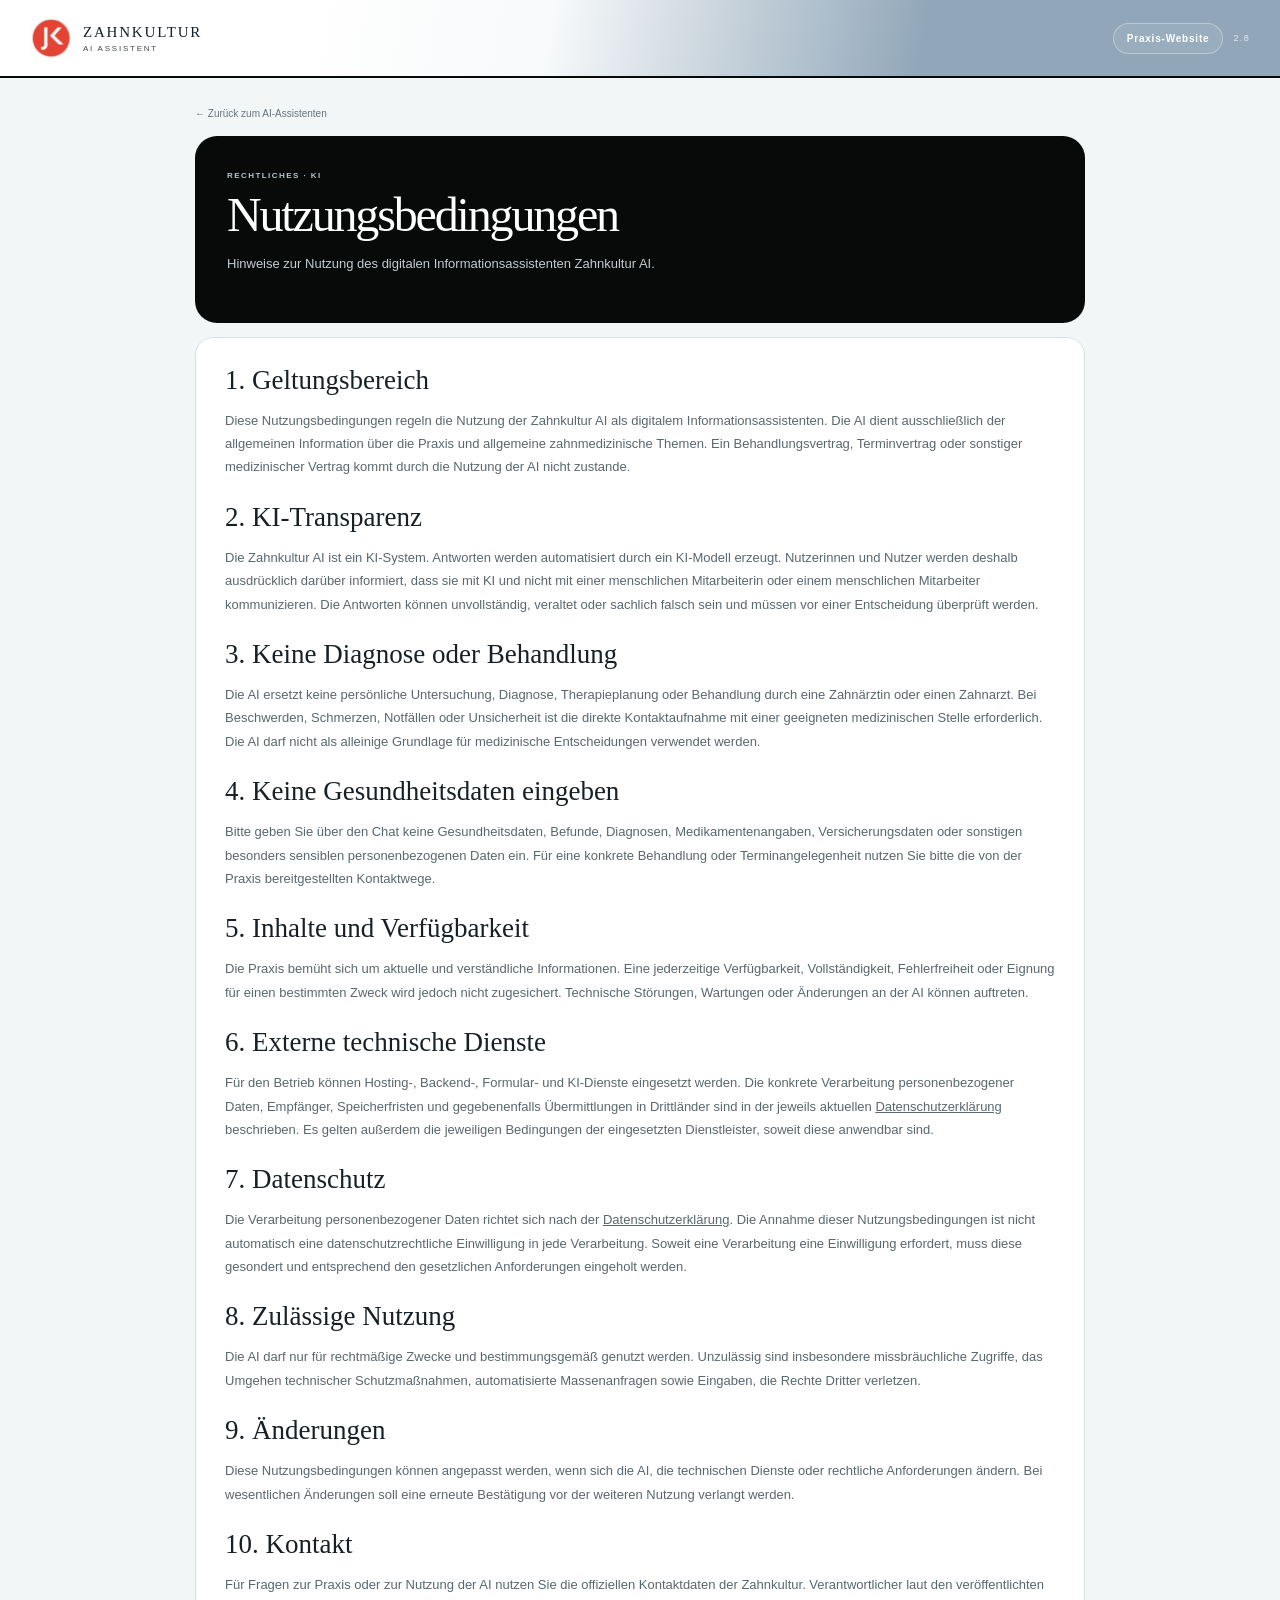
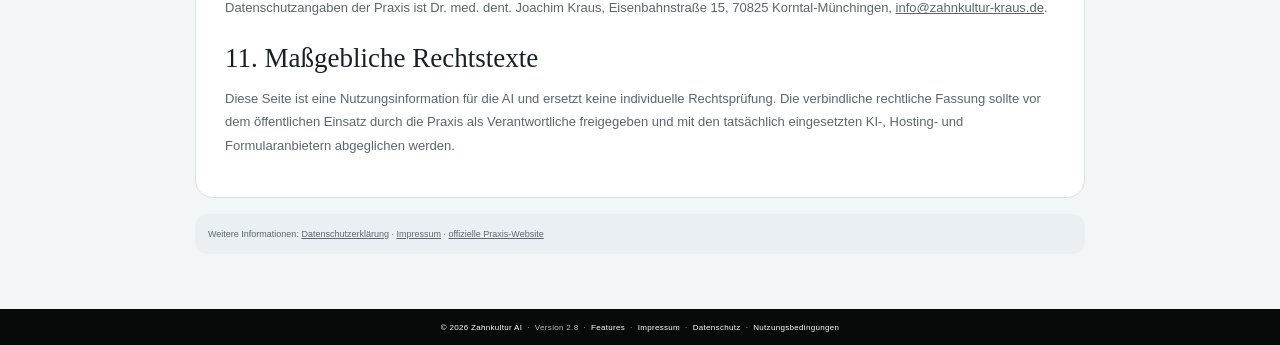
<file: nutzungsbedingungen.html>
<!doctype html>
<html lang="de">
<head>
<meta charset="utf-8">
<meta name="viewport" content="width=device-width,initial-scale=1,viewport-fit=cover">
<meta name="theme-color" content="#91a7b9">
<meta name="description" content="Nutzungsbedingungen und KI-Hinweise der Zahnkultur AI.">
<title>Zahnkultur AI · Nutzungsbedingungen 2.8</title>
<link rel="stylesheet" href="style.css?v=2.8">
<link rel="icon" href="favicon.ico" sizes="any">
<link rel="icon" type="image/png" sizes="32x32" href="favicon-32x32.png">
<link rel="icon" type="image/png" sizes="16x16" href="favicon-16x16.png">
<link rel="apple-touch-icon" href="apple-touch-icon.png">
<link rel="manifest" href="site.webmanifest">
</head>
<body>
<div class="legal-page"><div class="subpage">
<header class="app-header"><a class="brand" href="index.html" aria-label="Zurück zur Zahnkultur AI"><img class="brand-logo" src="apple-touch-icon.png" alt="Zahnkultur Logo"><span class="brand-copy"><strong>ZAHNKULTUR</strong><small>AI ASSISTENT</small></span></a><div class="header-actions"><a class="website-btn" href="https://www.zahnkultur-kraus.de/" target="_blank" rel="noopener">Praxis-Website</a><span class="version">2.8</span></div></header>
<main class="legal-main">
<a class="back" href="index.html">← Zurück zum AI-Assistenten</a>
<section class="legal-hero"><div class="feature-kicker">RECHTLICHES · KI</div><h1>Nutzungsbedingungen</h1><p>Hinweise zur Nutzung des digitalen Informationsassistenten Zahnkultur AI.</p></section>
<article class="legal-content">
<h2>1. Geltungsbereich</h2>
<p>Diese Nutzungsbedingungen regeln die Nutzung der Zahnkultur AI als digitalem Informationsassistenten. Die AI dient ausschließlich der allgemeinen Information über die Praxis und allgemeine zahnmedizinische Themen. Ein Behandlungsvertrag, Terminvertrag oder sonstiger medizinischer Vertrag kommt durch die Nutzung der AI nicht zustande.</p>
<h2>2. KI-Transparenz</h2>
<p>Die Zahnkultur AI ist ein KI-System. Antworten werden automatisiert durch ein KI-Modell erzeugt. Nutzerinnen und Nutzer werden deshalb ausdrücklich darüber informiert, dass sie mit KI und nicht mit einer menschlichen Mitarbeiterin oder einem menschlichen Mitarbeiter kommunizieren. Die Antworten können unvollständig, veraltet oder sachlich falsch sein und müssen vor einer Entscheidung überprüft werden.</p>
<h2>3. Keine Diagnose oder Behandlung</h2>
<p>Die AI ersetzt keine persönliche Untersuchung, Diagnose, Therapieplanung oder Behandlung durch eine Zahnärztin oder einen Zahnarzt. Bei Beschwerden, Schmerzen, Notfällen oder Unsicherheit ist die direkte Kontaktaufnahme mit einer geeigneten medizinischen Stelle erforderlich. Die AI darf nicht als alleinige Grundlage für medizinische Entscheidungen verwendet werden.</p>
<h2>4. Keine Gesundheitsdaten eingeben</h2>
<p>Bitte geben Sie über den Chat keine Gesundheitsdaten, Befunde, Diagnosen, Medikamentenangaben, Versicherungsdaten oder sonstigen besonders sensiblen personenbezogenen Daten ein. Für eine konkrete Behandlung oder Terminangelegenheit nutzen Sie bitte die von der Praxis bereitgestellten Kontaktwege.</p>
<h2>5. Inhalte und Verfügbarkeit</h2>
<p>Die Praxis bemüht sich um aktuelle und verständliche Informationen. Eine jederzeitige Verfügbarkeit, Vollständigkeit, Fehlerfreiheit oder Eignung für einen bestimmten Zweck wird jedoch nicht zugesichert. Technische Störungen, Wartungen oder Änderungen an der AI können auftreten.</p>
<h2>6. Externe technische Dienste</h2>
<p>Für den Betrieb können Hosting-, Backend-, Formular- und KI-Dienste eingesetzt werden. Die konkrete Verarbeitung personenbezogener Daten, Empfänger, Speicherfristen und gegebenenfalls Übermittlungen in Drittländer sind in der jeweils aktuellen <a href="datenschutz.html">Datenschutzerklärung</a> beschrieben. Es gelten außerdem die jeweiligen Bedingungen der eingesetzten Dienstleister, soweit diese anwendbar sind.</p>
<h2>7. Datenschutz</h2>
<p>Die Verarbeitung personenbezogener Daten richtet sich nach der <a href="datenschutz.html">Datenschutzerklärung</a>. Die Annahme dieser Nutzungsbedingungen ist nicht automatisch eine datenschutzrechtliche Einwilligung in jede Verarbeitung. Soweit eine Verarbeitung eine Einwilligung erfordert, muss diese gesondert und entsprechend den gesetzlichen Anforderungen eingeholt werden.</p>
<h2>8. Zulässige Nutzung</h2>
<p>Die AI darf nur für rechtmäßige Zwecke und bestimmungsgemäß genutzt werden. Unzulässig sind insbesondere missbräuchliche Zugriffe, das Umgehen technischer Schutzmaßnahmen, automatisierte Massenanfragen sowie Eingaben, die Rechte Dritter verletzen.</p>
<h2>9. Änderungen</h2>
<p>Diese Nutzungsbedingungen können angepasst werden, wenn sich die AI, die technischen Dienste oder rechtliche Anforderungen ändern. Bei wesentlichen Änderungen soll eine erneute Bestätigung vor der weiteren Nutzung verlangt werden.</p>
<h2>10. Kontakt</h2>
<p>Für Fragen zur Praxis oder zur Nutzung der AI nutzen Sie die offiziellen Kontaktdaten der Zahnkultur. Verantwortlicher laut den veröffentlichten Datenschutzangaben der Praxis ist Dr. med. dent. Joachim Kraus, Eisenbahnstraße 15, 70825 Korntal-Münchingen, <a href="mailto:info@zahnkultur-kraus.de">info@zahnkultur-kraus.de</a>.</p>
<h2>11. Maßgebliche Rechtstexte</h2>
<p>Diese Seite ist eine Nutzungsinformation für die AI und ersetzt keine individuelle Rechtsprüfung. Die verbindliche rechtliche Fassung sollte vor dem öffentlichen Einsatz durch die Praxis als Verantwortliche freigegeben und mit den tatsächlich eingesetzten KI-, Hosting- und Formularanbietern abgeglichen werden.</p>
</article>
<div class="legal-source">Weitere Informationen: <a href="datenschutz.html">Datenschutzerklärung</a> · <a href="impressum.html">Impressum</a> · <a href="https://www.zahnkultur-kraus.de/" target="_blank" rel="noopener">offizielle Praxis-Website</a></div>
</main><footer><div class="footer-line"><a class="copyright-admin-link" href="admin.html" aria-label="Interner Bereich">© 2026 Zahnkultur AI</a> · <span>Version 2.8</span> · <a href="features.html">Features</a> · <a href="impressum.html">Impressum</a> · <a href="datenschutz.html">Datenschutz</a> · <a href="nutzungsbedingungen.html">Nutzungsbedingungen</a></div></footer></div></div>
<script src="cookie.js?v=2.8"></script>
</body></html>
</file>
<file: style.css>
*{box-sizing:border-box}
:root{--sky:#91a7b9;--sky-dark:#71899b;--red:#e52b2b;--black:#080909;--paper:#f3f6f7;--ink:#172026;--muted:#68747a;--line:#d7e0e4}
html{margin:0;-webkit-text-size-adjust:100%;text-size-adjust:100%;scroll-behavior:smooth}
body{margin:0;min-height:100dvh;background:var(--paper);color:var(--ink);font-family:"Avenir Next",Avenir,Helvetica,Arial,sans-serif;overflow-x:hidden}
a,button{touch-action:manipulation}
.app-shell,.subpage{min-height:100dvh;display:flex;flex-direction:column}
.app-header{height:78px;flex:none;background:linear-gradient(100deg,#fff 0%,#fff 24%,#f7f9fa 43%,var(--sky) 72%,var(--sky) 100%);color:#fff;display:flex;align-items:center;justify-content:space-between;padding:0 30px;position:relative;z-index:20;border-bottom:2px solid var(--black)}
.brand{display:flex;align-items:center;gap:11px;color:var(--ink);text-decoration:none}
.brand-mark{width:42px;height:42px;border:1.5px solid #fff;border-radius:50%;display:flex;align-items:center;justify-content:center;font:25px Georgia,serif;letter-spacing:-.2em;padding-right:4px;flex:none}
.brand-mark b{font-weight:400}.brand-copy strong{display:block;font:400 15px Georgia,serif;letter-spacing:.12em;color:var(--ink)}.brand-copy small{display:block;font-size:8px;letter-spacing:.22em;margin-top:3px;opacity:.82}
.header-actions{display:flex;align-items:center;gap:10px}.website-btn,.info-btn{border:1px solid #ffffff55;background:#ffffff12;color:#fff;border-radius:999px;padding:8px 12px;font-size:10px;letter-spacing:.04em;text-decoration:none;cursor:pointer}.website-btn:hover,.info-btn:hover{background:#ffffff22}.version{font-size:9px;letter-spacing:.15em;opacity:.72}
.news-popup{position:fixed;top:90px;left:50%;width:min(390px,calc(100vw - 28px));transform:translate(-50%,-10px);background:#fff;border:1px solid var(--line);border-top:3px solid var(--sky-dark);border-radius:13px;box-shadow:0 14px 40px #14232b1f;padding:16px 18px 17px;z-index:70;opacity:0;pointer-events:none;transition:opacity .22s ease,transform .22s ease}
.news-popup.show{opacity:1;pointer-events:auto;transform:translate(-50%,0)}.news-close{position:absolute;right:10px;top:7px;border:0;background:none;color:#6c787e;font-size:23px;line-height:1;cursor:pointer}.news-kicker{font-size:8px;font-weight:800;letter-spacing:.16em;color:var(--sky-dark);margin-bottom:6px}.news-popup h2{font:400 27px/1.05 Georgia,serif;letter-spacing:-.025em;margin:0 28px 7px 0}.news-popup p{font-size:11px;line-height:1.5;color:var(--muted);margin:0 0 12px}.popup-cta{display:inline-block;background:var(--black);color:#fff;text-decoration:none;border-radius:8px;padding:9px 11px;font-size:10px}
.chat-app{width:min(880px,100%);margin:0 auto;flex:1;display:flex;flex-direction:column;padding:25px 22px 12px}
.chat-welcome{padding:6px 8px 18px}.welcome-mark{width:50px;height:50px;border:1.5px solid var(--sky-dark);border-radius:50%;display:flex;align-items:center;justify-content:center;font:33px Georgia,serif;color:var(--sky-dark);letter-spacing:-.2em;padding-right:5px;margin-bottom:17px}.welcome-mark b{font-weight:400}.eyebrow{font-size:9px;font-weight:800;letter-spacing:.22em;color:var(--red);margin-bottom:9px}.chat-welcome h1{font:400 clamp(40px,7vw,64px)/.92 Georgia,serif;letter-spacing:-.05em;margin:0}.chat-welcome p{font-size:13px;line-height:1.6;color:var(--muted);margin:15px 0 0;max-width:510px}
.chat-messages{flex:1;overflow:auto;min-height:150px;padding:8px 8px 15px;scroll-behavior:smooth}.msg-wrap{max-width:min(710px,86%);margin:9px 0;animation:messageIn .28s ease both}.msg{padding:14px 17px;border-radius:16px;white-space:pre-wrap;line-height:1.62;font-size:14px}.msg.ai{background:#fff;border:1px solid var(--line);border-top-left-radius:5px}.msg.user{margin-left:auto;background:var(--black);color:#fff;border-top-right-radius:5px}.copy-btn{display:block;margin:5px 2px 0 auto;border:0;background:none;color:#8a969b;font-size:9px;cursor:pointer;padding:3px 5px}@keyframes messageIn{from{opacity:0;transform:translateY(5px)}to{opacity:1;transform:none}}
.typing{display:flex;gap:5px;align-items:center;min-height:19px}.typing i{width:6px;height:6px;border-radius:50%;background:#8ea0aa;animation:bounce 1s infinite}.typing i:nth-child(2){animation-delay:.14s}.typing i:nth-child(3){animation-delay:.28s}@keyframes bounce{0%,60%,100%{transform:translateY(0);opacity:.4}30%{transform:translateY(-4px);opacity:1}}
.chat-tools{display:flex;gap:7px;overflow:auto;padding:7px 2px 10px;scrollbar-width:none}.chat-tools::-webkit-scrollbar{display:none}.chat-tools button{border:1px solid #c7d2d7;background:#fff;border-radius:999px;color:#39464d;padding:8px 12px;white-space:nowrap;font-size:10px;cursor:pointer}.chat-tools button:hover{border-color:var(--sky-dark)}
.notice{font-size:9px;color:#7b878d;padding:2px 4px 8px}.composer{display:flex;gap:7px;background:#fff;border:1px solid #cbd5da;border-radius:16px;padding:6px;box-shadow:0 7px 22px #0000000b}.composer:focus-within{border-color:#9eb0bb;box-shadow:0 10px 28px #00000010}.composer input{flex:1;min-width:0;border:0;outline:0;background:transparent;height:45px;padding:0 11px;font:inherit;font-size:16px;color:var(--ink)}.composer input::placeholder{color:#9aa4a9}.composer button{width:45px;height:45px;border:0;border-radius:12px;background:var(--red);color:#fff;font-size:23px;cursor:pointer}.composer button:disabled{opacity:.5;cursor:wait}
.diagnostics{display:flex;align-items:center;gap:5px;padding:7px 3px 0}.diagnostics span{font-size:9px;color:#7b878d;margin-right:auto}.diagnostics button{border:0;background:none;color:#77848a;font-size:8px;letter-spacing:.08em;padding:4px;cursor:pointer}
footer{height:36px;min-height:36px;flex:none;background:var(--black);color:#b7c0c4;display:flex;align-items:center;justify-content:center;padding:0 12px;overflow:hidden}.footer-line{font-size:8px;letter-spacing:.04em;white-space:nowrap;overflow:hidden;text-align:center}.footer-line a{color:#fff;text-decoration:none}.footer-line a:hover{text-decoration:underline}
.features-main,.legal-main{width:min(930px,100%);margin:0 auto;padding:25px 20px 55px}.back{display:inline-block;color:#68747a;text-decoration:none;font-size:10px;margin-bottom:17px}.back:hover{text-decoration:underline}
.feature-hero{background:var(--black);color:#fff;border-radius:22px;padding:36px 34px 35px;margin-bottom:28px}.feature-kicker{font-size:8px;letter-spacing:.18em;color:#b9c6cc;font-weight:800}.feature-hero h1{font:400 clamp(44px,8vw,70px)/.9 Georgia,serif;letter-spacing:-.05em;margin:12px 0 15px}.feature-hero p{max-width:620px;color:#c6d0d4;font-size:13px;line-height:1.7;margin:0}
.feature-section{margin:0 0 31px}.section-heading{display:flex;gap:14px;align-items:flex-start;margin-bottom:13px}.section-heading>span{font-size:9px;letter-spacing:.15em;color:var(--red);padding-top:5px}.section-label{font-size:8px;font-weight:800;letter-spacing:.18em;color:var(--sky-dark)}.section-heading h2{font:400 30px/1.05 Georgia,serif;margin:5px 0 0;letter-spacing:-.025em}
.feature-grid{display:grid;grid-template-columns:repeat(2,minmax(0,1fr));gap:10px}.feature-grid-three{grid-template-columns:repeat(3,minmax(0,1fr))}.feature-card{background:#fff;border:1px solid var(--line);border-radius:16px;padding:20px;min-width:0}.feature-card .tag{font-size:7px;letter-spacing:.15em;color:var(--red);font-weight:800}.feature-card h3{font:400 23px/1.08 Georgia,serif;margin:9px 0 8px}.feature-card p{font-size:12px;line-height:1.65;color:var(--muted);margin:0}
.credits-section{padding-top:2px}.credit-hero{background:var(--sky);color:#fff;border-radius:19px;padding:26px}.credit-label{font-size:8px;letter-spacing:.16em;font-weight:800;opacity:.78}.credit-hero h2{font:400 34px/1 Georgia,serif;margin:8px 0 10px}.credit-hero p{max-width:700px;font-size:12px;line-height:1.7;color:#edf3f5;margin:0}.contact-links{display:flex;gap:8px;flex-wrap:wrap;margin-top:15px}.contact-links a{color:#fff;text-decoration:none;border:1px solid #ffffff55;background:#ffffff12;border-radius:999px;padding:8px 11px;font-size:10px}.credit-list{background:#fff;border:1px solid var(--line);overflow:hidden}.credit-list div{display:grid;grid-template-columns:150px 1fr;gap:15px;padding:15px 18px;border-top:1px solid var(--line);font-size:11px;line-height:1.6}.credit-list strong{font-weight:700}.credit-list span{color:var(--muted)}
.idea-section{background:#fff;border:1px solid var(--line);border-radius:18px;padding:24px;margin-top:5px}.idea-section h2{font:400 31px/1 Georgia,serif;margin:7px 0 8px}.idea-section>p{font-size:12px;line-height:1.65;color:var(--muted);margin:0 0 15px}.idea-form{display:grid;gap:9px}.idea-form input,.idea-form textarea{width:100%;border:1px solid #cbd5da;border-radius:11px;background:#fafcfc;padding:11px 12px;font:inherit;font-size:16px;outline:0;color:var(--ink)}.idea-form textarea{min-height:125px;resize:vertical;line-height:1.6}.idea-form input:focus,.idea-form textarea:focus{border-color:var(--sky-dark);box-shadow:0 0 0 3px #91a7b91a}.idea-submit{justify-self:start;border:0;background:var(--black);color:#fff;border-radius:999px;padding:11px 15px;font-size:11px;cursor:pointer}.idea-submit:disabled{opacity:.55}.idea-status{min-height:17px;font-size:10px;color:#66747b}.legal-source{margin-top:16px;background:#e9eff2;border-radius:13px;padding:13px;font-size:9px;line-height:1.6;color:#5c6970}.legal-source a{color:inherit}
.legal-page{min-height:100dvh;background:var(--paper)}.legal-page .legal-main{padding-top:25px}.legal-hero{background:var(--black);color:#fff;border-radius:22px;padding:35px 32px;margin-bottom:14px}.legal-hero h1{font:400 clamp(28px,7.5vw,48px)/1.06 Georgia,serif;letter-spacing:-.045em;margin:10px 0;overflow-wrap:normal;word-break:normal;max-width:100%}.legal-hero p{color:#c5cdd1;line-height:1.6;font-size:13px}.legal-content{background:#fff;border:1px solid var(--line);border-radius:18px;padding:27px 29px}.legal-content h2{font:400 27px Georgia,serif;margin:23px 0 8px}.legal-content h2:first-child{margin-top:0}.legal-content p{font-size:13px;line-height:1.8;color:#59676e}.legal-content a{color:inherit;text-decoration:underline}
.cookie-banner{position:fixed;left:14px;right:14px;bottom:12px;z-index:100;background:#fff;border:1px solid var(--line);border-radius:16px;box-shadow:0 18px 55px #0c182033;padding:16px;display:grid;grid-template-columns:1fr auto;gap:15px;align-items:end;transform:translateY(130%);opacity:0;pointer-events:none;transition:transform .35s ease,opacity .25s ease}.cookie-banner.show{transform:none;opacity:1;pointer-events:auto}.cookie-banner strong{font:400 20px Georgia,serif}.cookie-banner p{margin:6px 0 0;color:var(--muted);font-size:11px;line-height:1.55;max-width:760px}.cookie-actions{display:flex;gap:7px}.cookie-actions button{border:1px solid #ccd7dc;background:#f5f7f8;color:#334047;border-radius:999px;padding:8px 11px;font-size:10px;cursor:pointer}.cookie-actions button:last-child{background:var(--black);color:#fff;border-color:var(--black)}.cookie-details{display:none;margin-top:7px;font-size:10px;color:#718087}.cookie-details.open{display:block}.cookie-details a{color:inherit}
@media(max-width:700px){.app-header{height:72px;padding:0 15px;background:linear-gradient(100deg,#fff 0%,#fff 32%,#f7f9fa 50%,var(--sky) 78%,var(--sky) 100%)}.brand-logo{width:38px;height:38px}.brand-copy strong{font-size:13px}.brand-copy small{font-size:7px}.website-btn{display:none}.header-actions{gap:8px}.info-btn{padding:7px 9px}.version{display:none}.news-popup{top:82px;padding:15px 16px}.news-popup h2{font-size:25px}.chat-app{padding:18px 13px 10px}.chat-welcome{padding:4px 4px 15px}.welcome-mark{width:47px;height:47px;font-size:29px;margin-bottom:14px}.chat-welcome h1{font-size:43px}.chat-welcome p{font-size:12px;margin-top:12px}.chat-messages{padding-left:2px;padding-right:2px;min-height:130px}.msg-wrap{max-width:91%}.msg{font-size:13px;padding:12px 14px}.chat-tools{padding-top:5px}.notice{font-size:8px}.diagnostics{padding-bottom:0}.features-main,.legal-main{padding:18px 13px 45px}.feature-hero{padding:28px 21px;border-radius:18px;margin-bottom:23px}.feature-hero h1{font-size:48px}.feature-hero p{font-size:12px}.feature-grid,.feature-grid-three{grid-template-columns:1fr}.feature-card{padding:18px}.feature-card h3{font-size:22px}.section-heading h2{font-size:27px}.credit-hero{padding:22px 19px}.credit-hero h2{font-size:29px}.credit-list{grid-template-columns:1fr}.credit-list div{gap:5px}.credit-list div+div{border-left:0;border-top:1px solid var(--line)}.idea-section{padding:21px 18px}.legal-hero{padding:28px 20px}.legal-content{padding:22px 19px}.cookie-banner{left:9px;right:9px;bottom:9px;grid-template-columns:1fr;padding:14px}.cookie-actions button{flex:1}.footer-line{font-size:7px}}
@media(prefers-reduced-motion:reduce){*,*::before,*::after{animation-duration:.001ms!important;animation-iteration-count:1!important;scroll-behavior:auto!important;transition-duration:.001ms!important}}
.website-btn,.info-btn,.popup-cta,.chat-tools button,.contact-links a,.idea-submit{transition:transform .18s ease,background .18s ease,border-color .18s ease,box-shadow .18s ease}.website-btn,.info-btn{padding:9px 13px;font-weight:700;letter-spacing:.08em}.website-btn:hover,.info-btn:hover{transform:translateY(-1px);box-shadow:0 5px 14px #1b2a3218}.website-btn:active,.info-btn:active,.popup-cta:active,.chat-tools button:active,.contact-links a:active,.idea-submit:active{transform:translateY(0)}.popup-cta{padding:10px 14px;font-weight:700;box-shadow:0 5px 15px #00000012}.popup-cta:hover{background:#1d2021;transform:translateY(-1px);box-shadow:0 8px 20px #00000018}.chat-tools button{padding:9px 13px;font-weight:600}.chat-tools button:hover{background:#f2f6f7;border-color:#9eafb8;transform:translateY(-1px)}.contact-links a{padding:9px 13px;font-weight:700}.contact-links a:hover{background:#ffffff24;border-color:#ffffff88;transform:translateY(-1px)}.idea-submit{padding:11px 17px;font-weight:700;letter-spacing:.02em;box-shadow:0 5px 15px #00000012}.idea-submit:hover{background:#202324;transform:translateY(-1px);box-shadow:0 8px 20px #00000018}.credit-list{display:grid;grid-template-columns:repeat(2,minmax(0,1fr));border-top:1px solid var(--line);border-radius:16px;margin-top:10px}.credit-list div{display:flex;flex-direction:column;gap:6px;padding:17px 18px;border-top:0;min-width:0}.credit-list div+div{border-left:1px solid var(--line)}.credit-list strong{font-size:11px}.credit-list span{overflow-wrap:anywhere;word-break:normal}
.confirmation-main{width:min(760px,100%);margin:0 auto;flex:1;display:flex;align-items:center;justify-content:center;padding:35px 20px 55px}.confirmation-card{width:100%;background:#fff;border:1px solid var(--line);border-radius:22px;padding:38px 34px;box-shadow:0 15px 45px #14232b0d}.confirmation-mark{width:58px;height:58px;border-radius:50%;display:flex;align-items:center;justify-content:center;background:var(--sky);color:#fff;font:400 27px Georgia,serif;margin-bottom:22px}.confirmation-card h1{font:400 clamp(39px,7vw,60px)/.94 Georgia,serif;letter-spacing:-.045em;margin:9px 0 14px}.confirmation-card p{font-size:13px;line-height:1.75;color:var(--muted);margin:0 0 8px}.confirmation-muted{font-size:11px!important}.confirmation-actions{display:flex;gap:9px;flex-wrap:wrap;margin-top:22px}.primary-action,.secondary-action{display:inline-block;text-decoration:none;border-radius:999px;padding:11px 15px;font-size:11px;font-weight:700;transition:transform .18s ease,background .18s ease,border-color .18s ease}.primary-action{background:var(--black);color:#fff}.secondary-action{background:#f4f7f8;color:#35434a;border:1px solid #cbd6db}.primary-action:hover,.secondary-action:hover{transform:translateY(-1px)}.email-card .confirmation-mark{background:var(--red)}.email-preview{margin:22px 0 0;border:1px solid var(--line);border-radius:14px;overflow:hidden;background:#fafcfc}.email-preview div{display:flex;flex-direction:column;gap:5px;padding:13px 15px;border-top:1px solid var(--line)}.email-preview div:first-child{border-top:0}.email-preview strong{font-size:9px;letter-spacing:.12em;text-transform:uppercase;color:var(--sky-dark)}.email-preview span{font-size:12px;line-height:1.65;color:var(--ink)}.error-code{font:400 clamp(70px,14vw,120px)/.8 Georgia,serif;letter-spacing:-.07em;color:var(--red);margin-bottom:20px}@media(max-width:700px){.confirmation-main{padding:24px 13px 45px;align-items:flex-start}.confirmation-card{padding:29px 20px;border-radius:18px;margin-top:8vh}.confirmation-card h1{font-size:43px}.confirmation-actions{flex-direction:column}.primary-action,.secondary-action{text-align:center;width:100%}.email-preview span{overflow-wrap:anywhere}}

.admin-main{width:min(930px,100%);margin:0 auto;padding:25px 20px 55px}.admin-hero{background:var(--black);color:#fff;border-radius:22px;padding:35px 32px;margin-bottom:14px}.admin-hero h1{font:400 clamp(42px,8vw,68px)/.95 Georgia,serif;letter-spacing:-.045em;margin:10px 0}.admin-hero p{color:#c5cdd1;line-height:1.65;font-size:13px;max-width:700px;margin:0}.admin-card{background:#fff;border:1px solid var(--line);border-radius:18px;padding:25px 27px;margin-top:14px}.admin-card h2{font:400 30px/1.05 Georgia,serif;margin:7px 0 8px}.admin-card p{font-size:12px;line-height:1.65;color:var(--muted);margin:0 0 15px}.admin-form{display:flex;gap:8px;align-items:stretch}.admin-form input{flex:1;min-width:0;border:1px solid #cbd5da;border-radius:11px;background:#fafcfc;padding:11px 12px;font:inherit;font-size:16px;outline:0;color:var(--ink)}.admin-form input:focus{border-color:var(--sky-dark);box-shadow:0 0 0 3px #91a7b91a}.admin-button{border:0;cursor:pointer;white-space:nowrap}.admin-status{min-height:18px;margin-top:9px;font-size:10px;color:#69767c}.admin-panel-head{display:flex;align-items:flex-start;justify-content:space-between;gap:12px}.admin-small-button{cursor:pointer;white-space:nowrap}.admin-actions{display:flex;gap:7px;flex-wrap:wrap;margin:14px 0 10px}.admin-actions button{border:1px solid #c7d2d7;background:#fff;border-radius:999px;color:#39464d;padding:8px 12px;font-size:10px;font-weight:600;cursor:pointer}.admin-actions button:hover{background:#f2f6f7;border-color:#9eafb8;transform:translateY(-1px)}.admin-output{margin:14px 0 0;background:#0b0d0e;color:#e8eef0;border-radius:13px;padding:16px;min-height:150px;max-height:420px;overflow:auto;white-space:pre-wrap;overflow-wrap:anywhere;font:12px/1.65 ui-monospace,SFMono-Regular,Menlo,Monaco,Consolas,monospace}.admin-info{display:flex;flex-direction:column;gap:5px;margin-top:14px;background:#e9eff2;border-radius:13px;padding:13px;font-size:10px;line-height:1.6;color:#5c6970}.admin-info strong{font-size:9px;letter-spacing:.12em;text-transform:uppercase;color:var(--sky-dark)}
@media(max-width:700px){.admin-main{padding:18px 13px 45px}.admin-hero{padding:28px 20px;border-radius:18px}.admin-hero h1{font-size:45px}.admin-card{padding:21px 18px}.admin-form{flex-direction:column}.admin-button{width:100%;text-align:center}.admin-panel-head{align-items:flex-start;flex-direction:column}.admin-head-actions{width:100%;display:flex;gap:7px;flex-wrap:wrap}.admin-head-actions .admin-small-button{width:auto;flex:0 0 auto}.admin-output{min-height:180px}}

/* Logo asset */
.brand-logo{width:auto;height:42px;max-width:150px;display:block;object-fit:contain;object-position:center;flex:none;background:transparent;padding:0;border-radius:0;box-shadow:none}
.welcome-logo{width:auto;height:74px;max-width:180px;display:block;object-fit:contain;object-position:center;margin-bottom:18px;mix-blend-mode:multiply}
@media (max-width:640px){.brand-logo{height:36px;max-width:125px;padding:4px 8px}.welcome-logo{height:64px;max-width:160px}}

.popup-actions{display:flex;gap:7px;flex-wrap:wrap}.popup-admin-link{background:var(--sky-dark)}.admin-head-actions{display:flex;gap:7px;align-items:center}.admin-head-actions .secondary-action{margin:0}.diagnostics button{border:1px solid #c7d2d7;border-radius:999px;background:#fff;padding:6px 9px;font-weight:600}.diagnostics button:hover{background:#f2f6f7;border-color:#9eafb8}

/* v2.8: responsive footer and AI agreement gate */
footer{height:auto;min-height:36px;padding:8px 12px;overflow:hidden}
.footer-line{width:100%;max-width:1200px;display:flex;justify-content:center;align-items:center;flex-wrap:wrap;gap:2px 5px;white-space:normal;overflow:visible;text-overflow:clip;text-align:center;line-height:1.45;overflow-wrap:anywhere;word-break:normal}
.footer-line a{overflow-wrap:anywhere}
.terms-gate{position:fixed;inset:0;z-index:90;background:#080909b8;display:flex;align-items:center;justify-content:center;padding:18px;backdrop-filter:blur(5px)}
.terms-gate.accepted{display:none}
.terms-card{width:min(560px,100%);background:#fff;border:1px solid var(--line);border-radius:20px;padding:25px;box-shadow:0 22px 70px #00000030}
.terms-card h2{font:400 34px/1.05 Georgia,serif;margin:7px 0 10px}
.terms-card p{font-size:12px;line-height:1.7;color:var(--muted);margin:0 0 11px}
.terms-card a{color:var(--ink);text-decoration:underline}
.terms-note{background:#eef3f5;border-radius:11px;padding:11px 12px}
.terms-check{display:flex;align-items:flex-start;gap:9px;margin:15px 0;font-size:11px;line-height:1.55;color:var(--ink);cursor:pointer}
.terms-check input{width:18px;height:18px;flex:none;margin:0}
.terms-card .primary-action{border:0;cursor:pointer}
.terms-card .primary-action:disabled{opacity:.45;cursor:not-allowed;transform:none}
@media(max-width:700px){footer{padding:7px 9px}.footer-line{font-size:7px;gap:1px 4px}.terms-gate{padding:12px}.terms-card{padding:21px 18px;border-radius:17px}.terms-card h2{font-size:30px}}

/* v2.8: subtle hidden admin entry */
.copyright-admin-link{color:inherit;text-decoration:none;cursor:default}
.copyright-admin-link:hover,.copyright-admin-link:focus{color:inherit;text-decoration:none}
</file>
